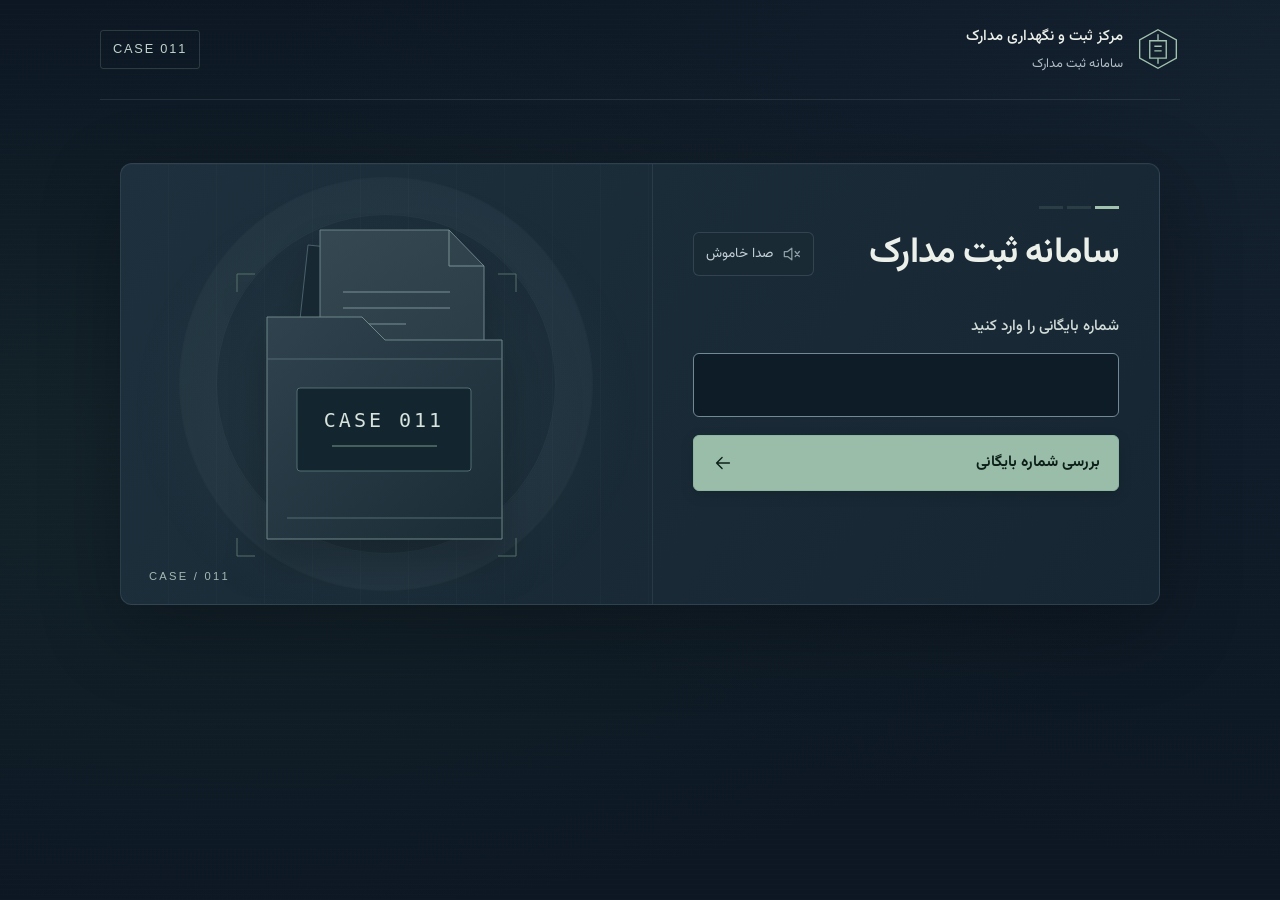
<file: public/entry-1/index.html>
<!doctype html>
<html lang="fa" dir="rtl">
<head>
  <meta charset="utf-8">
  <meta name="viewport" content="width=device-width, initial-scale=1">
  <meta name="theme-color" content="#0c1723">
  <title>سامانه ثبت مدارک</title>
  <link rel="preload" href="assets/fonts/Vazirmatn-Variable.woff2" as="font" type="font/woff2" crossorigin>
  <link rel="stylesheet" href="../shared/foundation.css">
  <link rel="stylesheet" href="styles.css">
  <script src="../shared/background-music.js" defer></script>
  <script src="script.js" defer></script>
</head>
<body>
  <div class="portal">
    <header class="portal-header">
      <div class="identity">
        <svg class="institution-mark" viewBox="0 0 48 48" fill="none" aria-hidden="true">
          <path d="M24 3 44 14v20L24 45 4 34V14Z" stroke="currentColor" stroke-width="1.5"/>
          <path d="M15 15h18v19H15zM20 21h8M20 26h8" stroke="currentColor" stroke-width="1.5"/>
          <path d="M24 8v7M24 34v6" stroke="currentColor" stroke-width="1.5"/>
        </svg>
        <div>
          <p class="institution-name">مرکز ثبت و نگهداری مدارک</p>
          <p class="institution-caption">سامانه ثبت مدارک</p>
        </div>
      </div>
      <span class="case-tag" dir="ltr">CASE 011</span>
    </header>

    <main class="portal-main">
      <section class="document-panel" id="access-view" aria-labelledby="access-title">
        <div class="archive-visual" aria-hidden="true">
          <div class="archive-orbit"></div>
          <svg class="archive-drawing" viewBox="0 0 420 440" fill="none">
            <defs>
              <linearGradient id="folder-surface" x1="90" y1="120" x2="330" y2="390" gradientUnits="userSpaceOnUse"><stop stop-color="#31444f"/><stop offset="1" stop-color="#192c36"/></linearGradient>
              <linearGradient id="paper-surface" x1="140" y1="80" x2="280" y2="330" gradientUnits="userSpaceOnUse"><stop stop-color="#354852"/><stop offset="1" stop-color="#243640"/></linearGradient>
              <clipPath id="scan-bounds"><path d="M103 143h96l20 21h98v200H103z"/></clipPath>
            </defs>
            <g class="document-back"><path d="m132 81 163 17-26 242-163-17z" fill="#172833" stroke="#48616b"/><path d="m147 109 107 12m-110 16 107 12m-110 16 74 8" stroke="#536d75"/></g>
            <g class="document-front"><path d="M144 66h129l35 36v225H144z" fill="url(#paper-surface)" stroke="#6b8389"/><path d="M273 66v36h35M167 128h107M167 144h107M167 160h63" stroke="#799095"/><rect x="167" y="188" width="107" height="72" rx="2" stroke="#617b81"/><path d="M181 208h79M181 223h79M181 238h48" stroke="#617b81"/></g>
            <path d="M91 153h95l23 23h117v199H91z" fill="url(#folder-surface)" stroke="#6d8788"/>
            <path d="M91 195h235M111 354h215" stroke="#536b72"/>
            <rect x="121" y="224" width="174" height="83" rx="3" fill="#13252e" stroke="#526e73"/>
            <text x="208" y="263" text-anchor="middle" fill="#d7e3dc" font-family="monospace" font-size="20" letter-spacing="3">CASE 011</text>
            <path d="M156 282h105" stroke="#769a8a"/>
            <g clip-path="url(#scan-bounds)"><path class="archive-scan" d="M95 145h232" stroke="#b1d6be" stroke-width="2"/></g>
            <path d="M61 128v-18h18M340 128v-18h-18M61 374v18h18M340 374v18h-18" stroke="#557069"/>
          </svg>
          <span class="visual-index" dir="ltr">CASE / 011</span>
        </div>
        <div class="access-form-panel">
          <div class="document-rule" aria-hidden="true"><span></span><span></span><span></span></div>
          <div class="title-heading access-heading">
            <h1 id="access-title">سامانه ثبت مدارک</h1>
            <div class="sound-slot" id="sound-slot-access-view">
              <div class="sound-control" id="sound-control">
                <button class="sound-button" id="sound-toggle" type="button" aria-pressed="false" aria-describedby="sound-status">
                  <svg viewBox="0 0 24 24" fill="none" aria-hidden="true"><g stroke="currentColor" stroke-width="1.5" stroke-linecap="round" stroke-linejoin="round"><path d="M4 9v6h4l5 4V5L8 9H4Z"/><path class="sound-muted-icon" d="m17 9 5 6m0-6-5 6"/><path class="sound-enabled-icon" d="M17 8a6 6 0 0 1 0 8M20 5a10 10 0 0 1 0 14"/></g></svg>
                  <span id="sound-label">صدا خاموش</span>
                </button>
                <p id="sound-status" class="sound-status" role="status" aria-live="polite"></p>
              </div>
            </div>
          </div>
          <form id="archive-form" novalidate>
            <label for="archive-number">شماره بایگانی را وارد کنید</label>
            <input id="archive-number" name="archive-number" type="text" inputmode="numeric" enterkeyhint="go" autocomplete="off" spellcheck="false" dir="ltr" aria-describedby="archive-error">
            <button class="primary-button" id="submit-button" type="submit"><span class="button-label">بررسی شماره بایگانی</span><svg class="button-arrow" viewBox="0 0 24 24" fill="none" aria-hidden="true"><path d="M19 12H5m6-6-6 6 6 6" stroke="currentColor" stroke-width="1.5" stroke-linecap="round" stroke-linejoin="round"/></svg><span class="button-spinner" aria-hidden="true"></span></button>
            <div class="feedback-slot">
              <p class="field-error" id="archive-error" role="alert" aria-atomic="true"></p>
              <div class="access-status" id="access-status" role="status" aria-live="polite" aria-atomic="false" aria-relevant="additions text">
                <p class="checking-status" id="checking-status"></p>
                <p class="confirmation"><svg viewBox="0 0 24 24" aria-hidden="true"><circle cx="12" cy="12" r="10"/><path d="m7 12 3 3 7-7" pathLength="1"/></svg><span id="evidence-status"></span></p>
                <p class="confirmation"><svg viewBox="0 0 24 24" aria-hidden="true"><circle cx="12" cy="12" r="10"/><path d="m7 12 3 3 7-7" pathLength="1"/></svg><span id="file-status"></span></p>
              </div>
            </div>
          </form>
          <noscript><p class="field-error">برای بررسی شماره بایگانی، جاوااسکریپت مرورگر را فعال کنید.</p></noscript>
        </div>
      </section>

      <section class="records-view" id="destination-view" aria-labelledby="destination-title" hidden>
        <div class="view-heading title-heading">
          <div>
          <h1 id="destination-title" tabindex="-1">پرونده <bdi dir="ltr">CASE 011</bdi></h1>
          <h2>مظنونین پرونده</h2>
          </div>
          <div class="sound-slot" id="sound-slot-destination-view"></div>
        </div>
        <div class="dossier-grid">
          <article class="dossier-card" aria-labelledby="suspect-01">
            <div class="dossier-identity">
              <div class="suspect-portrait">
                <img src="assets/suspects/IMG_0703.png" alt="کامران فرهمند" width="1076" height="1461" loading="lazy" decoding="async">
                <div class="portrait-fallback" role="img" aria-label="کامران فرهمند" hidden><span>تصویر در دسترس نیست</span></div>
              </div>
              <div><span class="record-number" dir="ltr">01</span><h3 id="suspect-01">کامران فرهمند</h3></div>
            </div>
            <dl class="dossier-meta">
              <div><dt>سن</dt><dd>43 سال</dd></div>
              <div><dt>نسبت با قربانی</dt><dd>همکار و شریک تجاری</dd></div>
              <div><dt>وضعیت در پرونده</dt><dd>تحت بررسی</dd></div>
            </dl>
            <section class="relationship-history" aria-labelledby="history-01">
              <h4 id="history-01">پیشینه ارتباط</h4>
              <p>کامران فرهمند از مدیران ارشد مالی شرکتی بود که النا راد نیز در آن فعالیت میکرد. او برخلاف مسئولان اجرایی معمول، اختیارات گسترده‌ای در مدیریت منابع مالی تأیید تراکنش‌ها و نظارت بر گردش وجوه شرکت داشت. جایگاه او امکان دسترسی به اطلاعات و اسناد مالی مهم را فراهم کرده بود.</p>
            </section>
            <details class="statement">
              <summary>مشاهده اظهارات</summary>
              <div class="statement-content">
                <h4>اظهارات اولیه</h4>
                <p>کامران هرگونه دخالت در مرگ النا را رد کرده است. او در اظهارات اولیه خود مدعی شده که ارتباط کاری‌اش با النا همانند گذشته در چارچوب فعالیت‌های شرکت بوده و در شب حادثه برای انجام برخی حسابرسی‌های مالی نزد او رفته است.</p>
                <p>او همچنین اظهار داشته که پیش از وقوع اتفاقات محل را ترک کرده و از جزئیات حادثه اطلاعی ندارد.</p>
              </div>
            </details>
            <section class="restricted-motive" aria-labelledby="motive-01">
              <h4 id="motive-01">انگیزه</h4>
              <div class="restricted-lines" aria-hidden="true"><span></span><span></span><span></span></div>
              <p class="restricted-label"><svg viewBox="0 0 24 24" fill="none" aria-hidden="true"><rect x="5" y="10" width="14" height="11" rx="2"/><path d="M8 10V7a4 4 0 0 1 8 0v3m-4 4v3"/></svg>دسترسی محدود</p>
            </section>
          </article>
          <article class="dossier-card" aria-labelledby="suspect-02">
            <div class="dossier-identity">
              <div class="suspect-portrait">
                <img src="assets/suspects/IMG_0705.png" alt="نورا آذرگشسب" width="1076" height="1462" loading="lazy" decoding="async">
                <div class="portrait-fallback" role="img" aria-label="نورا آذرگشسب" hidden><span>تصویر در دسترس نیست</span></div>
              </div>
              <div><span class="record-number" dir="ltr">02</span><h3 id="suspect-02">نورا آذرگشسب</h3></div>
            </div>
            <dl class="dossier-meta">
              <div><dt>سن</dt><dd>39 سال</dd></div>
              <div><dt>نسبت با قربانی</dt><dd>دوست قدیمی و همکار مقتول</dd></div>
              <div><dt>وضعیت در پرونده</dt><dd>تحت بررسی</dd></div>
            </dl>
            <section class="relationship-history" aria-labelledby="history-02">
              <h4 id="history-02">پیشینه ارتباط</h4>
              <p>نورا از دوستان قدیمی النا بود و چندین سال است که در همان شرکتی فعالیت میکند که النا در آن مشغول به کار بوده است. آشنایی طولانی مدت آنها باعث شده بود نورا بارها به خانه النا رفت و آمد داشته باشد.</p>
            </section>
            <details class="statement">
              <summary>مشاهده اظهارات</summary>
              <div class="statement-content">
                <h4>اظهارات اولیه</h4>
                <p>نورا در اظهارات خود تأکید کرده است که با وجود رفت و آمدهای متعدد به خانه النا هرگز وارد اتاق شخصی او نشده است.</p>
                <p>او همچنین حضور خود در مجتمع در شب حادثه را به طور کامل انکار کرده و گفته است که آن شب اصلا به آنجا نرفته است.</p>
              </div>
            </details>
            <section class="restricted-motive" aria-labelledby="motive-02">
              <h4 id="motive-02">انگیزه</h4>
              <div class="restricted-lines" aria-hidden="true"><span></span><span></span><span></span></div>
              <p class="restricted-label"><svg viewBox="0 0 24 24" fill="none" aria-hidden="true"><rect x="5" y="10" width="14" height="11" rx="2"/><path d="M8 10V7a4 4 0 0 1 8 0v3m-4 4v3"/></svg>دسترسی محدود</p>
            </section>
          </article>
          <article class="dossier-card" aria-labelledby="suspect-03">
            <div class="dossier-identity">
              <div class="suspect-portrait">
                <img src="assets/suspects/IMG_0718.png" alt="آرش نادری" width="1077" height="1461" loading="lazy" decoding="async">
                <div class="portrait-fallback" role="img" aria-label="آرش نادری" hidden><span>تصویر در دسترس نیست</span></div>
              </div>
              <div><span class="record-number" dir="ltr">03</span><h3 id="suspect-03">آرش نادری</h3></div>
            </div>
            <dl class="dossier-meta">
              <div><dt>سن</dt><dd>46 سال</dd></div>
              <div><dt>نسبت با قربانی</dt><dd>همسر سابق</dd></div>
              <div><dt>وضعیت در پرونده</dt><dd>تحت بررسی</dd></div>
            </dl>
            <section class="relationship-history" aria-labelledby="history-03">
              <h4 id="history-03">پیشینه ارتباط</h4>
              <p>آرش نادری همسر سابق النا راد بود. با وجود پایان زندگی مشترک آنها سابقه رابطه طولانیشان بخشی از اطلاعات مهم پرونده است. بررسی دقیق ارتباطات گذشته و وضعیت رابطه آنها پس از جدایی میتواند به روشن شدن شرایط پیش از حادثه کمک کند.</p>
            </section>
            <details class="statement">
              <summary>مشاهده اظهارات</summary>
              <div class="statement-content">
                <h4>اظهارات اولیه</h4>
                <p>آرش اظهار کرده است که در شب حادثه حدود ساعت 22:30 محل را ترک کرده و پس از آن هیچ گفتوگویی با النا نداشته است.</p>
                <p>او همچنین اعلام کرده که از اتفاقات بعدی و آنچه برای النا رخ داده هیچ اطلاعی ندارد.</p>
              </div>
            </details>
            <section class="restricted-motive" aria-labelledby="motive-03">
              <h4 id="motive-03">انگیزه</h4>
              <div class="restricted-lines" aria-hidden="true"><span></span><span></span><span></span></div>
              <p class="restricted-label"><svg viewBox="0 0 24 24" fill="none" aria-hidden="true"><rect x="5" y="10" width="14" height="11" rx="2"/><path d="M8 10V7a4 4 0 0 1 8 0v3m-4 4v3"/></svg>دسترسی محدود</p>
            </section>
          </article>
          <article class="dossier-card" aria-labelledby="suspect-04">
            <div class="dossier-identity">
              <div class="suspect-portrait">
                <img class="portrait-bamakh" src="assets/suspects/IMG_0721.png" alt="باماخ" width="1077" height="1461" loading="lazy" decoding="async">
                <div class="portrait-fallback" role="img" aria-label="باماخ" hidden><span>تصویر در دسترس نیست</span></div>
              </div>
              <div><span class="record-number" dir="ltr">04</span><h3 id="suspect-04">باماخ</h3></div>
            </div>
            <dl class="dossier-meta">
              <div><dt>سن</dt><dd>51 سال</dd></div>
              <div><dt>نسبت با قربانی</dt><dd>راننده کامران فرهمند</dd></div>
              <div><dt>وضعیت در پرونده</dt><dd>تحت بررسی</dd></div>
            </dl>
            <section class="relationship-history" aria-labelledby="history-04">
              <h4 id="history-04">پیشینه ارتباط</h4>
              <p>باماخ راننده کامران فرهمند بود و در کنار وظایف معمول خود در برخی فعالیت‌های مالی مستقل مرتبط با کامران نیز نقش داشته است. ارتباط کاری این دو فراتر از رابطه معمول راننده و کارفرما بود و باماخ در بخشی از امور مالی خارج از روال رسمی شرکت با کامران همکاری میکرد.</p>
            </section>
            <details class="statement">
              <summary>مشاهده اظهارات</summary>
              <div class="statement-content">
                <h4>اظهارات اولیه</h4>
                <p>باماخ در اظهارات اولیه خود توضیحات محدودی درباره جزئیات فعالیت‌های مالی‌اش با کامران ارائه کرده است. اطلاعات موجود برای مشخص شدن دامنه دقیق همکاری آنها کافی نیست و این بخش از ارتباطشان همچنان نیازمند بررسی است.</p>
                <p>او همچنین اظهار داشته که در شب حادثه اصلا وارد ویلا نشده است.</p>
              </div>
            </details>
            <section class="restricted-motive" aria-labelledby="motive-04">
              <h4 id="motive-04">انگیزه</h4>
              <div class="restricted-lines" aria-hidden="true"><span></span><span></span><span></span></div>
              <p class="restricted-label"><svg viewBox="0 0 24 24" fill="none" aria-hidden="true"><rect x="5" y="10" width="14" height="11" rx="2"/><path d="M8 10V7a4 4 0 0 1 8 0v3m-4 4v3"/></svg>دسترسی محدود</p>
            </section>
          </article>
        </div>
        <div class="suspect-actions">
          <div class="suspect-action-row">
          <button class="primary-button" id="open-evidence" type="button">بررسی شواهد</button>
          <button class="document-control" id="selected-documents" type="button" aria-disabled="true" data-state="locked" aria-expanded="false" aria-controls="document-categories">
            <svg class="documents-lock" id="documents-lock" viewBox="0 0 24 24" fill="none" aria-hidden="true"><path d="M8 10V7a4 4 0 0 1 8 0v3"/><rect x="5" y="10" width="14" height="11" rx="2"/><path d="M12 14v3"/></svg>
            <span>مدارک منتخب کارآگاه</span>
          </button>
          </div>
          <div class="document-categories" id="document-categories" hidden>
            <button class="document-control" type="button" data-category="nora">مدارک مرتبط با نورا آذرگشسب</button>
            <button class="document-control" type="button" data-category="arash">مدارک مرتبط با آرش نادری</button>
            <button class="document-control" type="button" data-category="kamran">مدارک مرتبط با کامران فرهمند و باماخ</button>
          </div>
        </div>
      </section>

      <section class="evidence-view" id="evidence-view" aria-labelledby="requirements-title" hidden>
        <div class="view-heading title-heading">
          <h1 id="requirements-title" dir="ltr" tabindex="-1">EVIDENCE 03</h1>
          <div class="sound-slot" id="sound-slot-evidence-view"></div>
        </div>
        <p>شواهد فیزیکی مورد نیاز:</p>
        <ul>
          <li>عکس صحنه جرم</li>
          <li>گزارش وضعیت صحنه</li>
          <li>اظهارات مظنونین</li>
        </ul>
        <button class="primary-button view-button" id="return-suspects" type="button">بازگشت به مظنونین</button>
      </section>
      <section class="documents-view" id="category-view" aria-labelledby="category-title" hidden inert>
        <div class="view-heading title-heading"><h1 id="category-title" tabindex="-1"></h1><div class="sound-slot" id="sound-slot-category-view"></div></div>
        <ul class="document-list" id="document-list" aria-live="polite"></ul>
        <div class="document-navigation">
          <button class="primary-button" id="return-category" type="button">بازگشت به مظنونین</button>
        </div>
      </section>

      <section class="documents-view" id="pdf-view" aria-labelledby="pdf-title" hidden inert>
        <div class="view-heading title-heading"><h1 id="pdf-title" tabindex="-1"></h1><div class="sound-slot" id="sound-slot-pdf-view"></div></div>
        <div class="pdf-actions">
          <div class="document-navigation">
            <button class="document-control" id="return-document-list" type="button">بازگشت به فهرست مدارک</button>
            <button class="primary-button" id="return-pdf" type="button">بازگشت به مظنونین</button>
          </div>
          <a class="document-control" id="pdf-link" target="_blank" rel="noopener">باز کردن فایل PDF</a>
        </div>
        <div id="pdf-container"></div>
      </section>
    </main>

  </div>
  <div class="locked-dialog-backdrop" id="locked-dialog-backdrop" hidden aria-hidden="true"></div>
  <dialog class="locked-documents-dialog" id="locked-documents-dialog" role="dialog" aria-modal="true" aria-labelledby="locked-documents-message">
    <p id="locked-documents-message">این دکمه توسط کاراگاه در این مرحله قفل شده است.</p>
    <button class="document-control" id="confirm-locked-documents" type="button" autofocus>تأیید</button>
  </dialog>
</body>
</html>
</file>
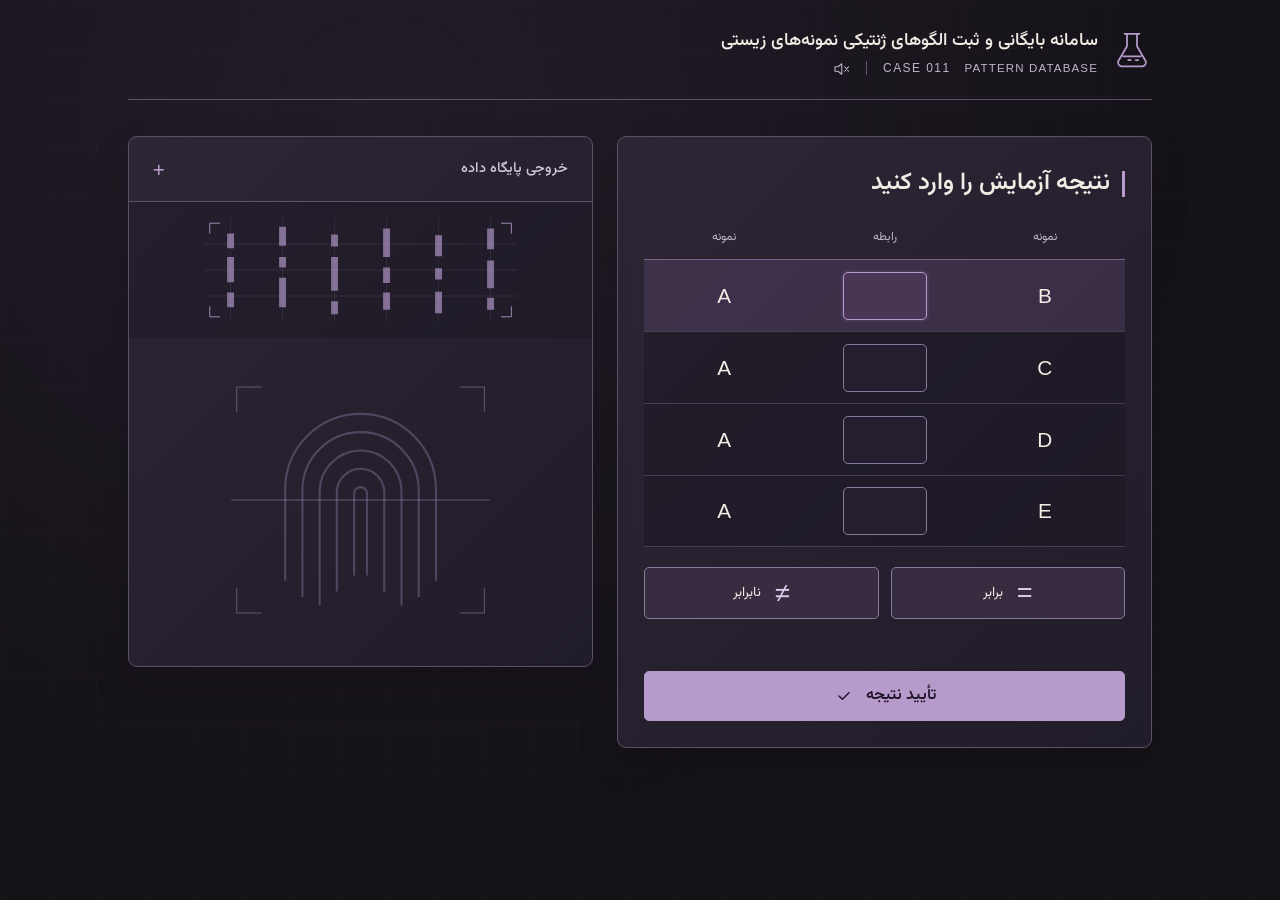
<file: public/entry-2/index.html>
<!doctype html>
<html lang="fa" dir="rtl">
<head>
  <meta charset="utf-8">
  <meta name="viewport" content="width=device-width, initial-scale=1, viewport-fit=cover">
  <meta name="theme-color" content="#151218">
  <title>PATTERN DATABASE · CASE 011</title>
  <link rel="preload" href="../entry-1/assets/fonts/Vazirmatn-Variable.woff2" as="font" type="font/woff2" crossorigin>
  <link rel="stylesheet" href="../shared/foundation.css">
  <link rel="stylesheet" href="styles.css">
  <script src="../shared/background-music.js" defer></script>
  <script src="script.js" defer></script>
</head>
<body>
  <div class="laboratory">
    <header class="lab-header">
      <div class="lab-identity">
        <svg class="lab-mark" viewBox="0 0 32 32" fill="none" aria-hidden="true"><path d="M10 3h12M12 3v10L5 25a3 3 0 0 0 3 4h16a3 3 0 0 0 3-4l-7-12V3M9 21h14"/><path d="M13 24h2m4 0h2"/></svg>
        <div class="lab-title-block">
          <p class="institution-title">سامانه بایگانی و ثبت الگوهای ژنتیکی نمونه‌های زیستی</p>
          <div class="lab-secondary"><p class="database-identifier" dir="ltr">PATTERN DATABASE</p><span class="case-identifier" dir="ltr">CASE 011<button id="sound-toggle" class="sound-toggle" type="button" aria-label="روشن کردن صدا" aria-pressed="false"><svg viewBox="0 0 24 24" fill="none" aria-hidden="true"><path d="M4 9h4l5-4v14l-5-4H4z"/><path class="sound-muted" d="m17 9 5 6m0-6-5 6"/><path class="sound-enabled" d="M16 8a6 6 0 0 1 0 8m3-11a10 10 0 0 1 0 14"/></svg></button></span></div>
        </div>
      </div>
    </header>

    <p id="sound-status" class="sound-status" role="status" aria-live="polite"></p>
    <main>
      <div class="database-layout" id="database-view">
      <section class="comparison-panel" aria-labelledby="comparison-title" tabindex="0">
        <div class="panel-heading">
          <span class="heading-rule" aria-hidden="true"></span>
          <h1 id="comparison-title">نتیجه آزمایش را وارد کنید</h1>
        </div>
        <form id="comparison-form" novalidate aria-describedby="comparison-error">
          <table class="comparison-table" dir="ltr" aria-label="مقایسه نمونه A با نمونه‌های B، C، D و E">
            <thead><tr><th scope="col">نمونه</th><th scope="col">رابطه</th><th scope="col">نمونه</th></tr></thead>
            <tbody>
              <tr data-active="true"><td>A</td><td><button class="operator-slot" type="button" data-sample="B" aria-pressed="true" aria-label="مقایسه A با B؛ انتخاب مشخص نشده"><span aria-hidden="true"></span></button></td><td>B</td></tr>
              <tr data-active="false"><td>A</td><td><button class="operator-slot" type="button" data-sample="C" aria-pressed="false" aria-label="مقایسه A با C؛ انتخاب مشخص نشده"><span aria-hidden="true"></span></button></td><td>C</td></tr>
              <tr data-active="false"><td>A</td><td><button class="operator-slot" type="button" data-sample="D" aria-pressed="false" aria-label="مقایسه A با D؛ انتخاب مشخص نشده"><span aria-hidden="true"></span></button></td><td>D</td></tr>
              <tr data-active="false"><td>A</td><td><button class="operator-slot" type="button" data-sample="E" aria-pressed="false" aria-label="مقایسه A با E؛ انتخاب مشخص نشده"><span aria-hidden="true"></span></button></td><td>E</td></tr>
            </tbody>
          </table>
          <div class="operator-keypad" role="group" aria-label="انتخاب رابطه برای مقایسه فعال">
            <button class="operator-key" type="button" data-operator="=" aria-label="برابر"><span class="key-symbol" dir="ltr" aria-hidden="true">=</span><span>برابر</span></button>
            <button class="operator-key" type="button" data-operator="≠" aria-label="نابرابر"><span class="key-symbol" dir="ltr" aria-hidden="true">≠</span><span>نابرابر</span></button>
          </div>
          <p class="comparison-error" id="comparison-error" role="alert" aria-atomic="true"></p>
          <button class="submit-result" id="submit-result" type="submit">تأیید نتیجه<svg viewBox="0 0 24 24" fill="none" aria-hidden="true"><path d="m6 12 4 4 8-8"/></svg></button>
        </form>
        <noscript><p class="comparison-error">برای بررسی نتیجه آزمایش، جاوااسکریپت مرورگر را فعال کنید.</p></noscript>
      </section>

      <section class="output-panel" aria-labelledby="output-title">
        <div class="output-heading"><h2 id="output-title">خروجی پایگاه داده</h2><span class="output-mark" aria-hidden="true">+</span></div>
        <svg class="sample-pattern" viewBox="0 0 360 120" fill="none" aria-hidden="true">
          <path class="sample-grid" d="M0 30h360M0 60h360M0 90h360M30 0v120M90 0v120M150 0v120M210 0v120M270 0v120M330 0v120"/>
          <path class="sample-bands" d="M30 18v17m0 10v29m0 12v17M90 10v22m0 13v12m0 12v34M150 19v14m0 12v39m0 12v15M210 12v33m0 12v18m0 11v20M270 20v24m0 14v13m0 14v25M330 12v24m0 13v32m0 11v14"/>
          <path class="sample-crosshair" d="M6 6h12M6 6v12M354 6h-12M354 6v12M6 114h12M6 114v-12M354 114h-12M354 114v-12"/>
        </svg>
        <div class="output-content" id="output-scroll" tabindex="0" role="region" aria-label="نتیجه تطبیق">
          <svg class="output-idle" id="output-idle" viewBox="0 0 280 260" fill="none" aria-hidden="true">
            <path d="M70 205V120a70 70 0 0 1 140 0v85M86 220V121a54 54 0 0 1 108 0v99M102 228V122a38 38 0 0 1 76 0v106M118 215v-92a22 22 0 0 1 44 0v92M134 200v-76a6 6 0 0 1 12 0v76"/>
            <path class="idle-frame" d="M25 48V25h23M232 25h23v23M25 212v23h23M232 235h23v-23M20 130h240"/>
          </svg>
          <p id="checking-state" class="checking-state" hidden><span class="checking-indicator" aria-hidden="true"></span>در حال بررسی تطبیق</p>
          <div class="match-output" id="match-output" dir="ltr" hidden>
            <p class="match-label">MATCH CONFIRMED</p>
            <p>Crime Scene Sample A</p>
            <p>Pattern Correspondence: C</p>
          </div>
          <p class="reference-output" id="reference-output" dir="ltr" hidden>Reference C: NORA AZARGOSHASB</p>
          <div class="warning-output" id="warning-output" hidden>
            <h3 dir="ltr">WARNING</h3>
            <p>این تطبیق حضور نمونه زیستی در اتاق را تایید میکند نه ارتکاب قتل را</p>
          </div>
          <button class="archive-action" id="open-original-record" type="button" dir="ltr" hidden>VIEW ORIGINAL RECORD</button>
        </div>
      </section>
      </div>

      <section class="record-view" id="original-record-view" aria-labelledby="original-record-title" hidden inert>
        <div class="record-toolbar">
          <div dir="ltr"><p class="record-identifier">CASE 011 / PATTERN DATABASE</p><h1 id="original-record-title" tabindex="-1">ORIGINAL RECORD</h1></div>
        </div>
        <div class="record-shell">
          <div class="file-frame" aria-hidden="true"><span></span><span></span><span></span><span></span></div>
          <div class="corruption-notice" id="corruption-notice" role="dialog" aria-modal="false" aria-labelledby="corruption-title" aria-describedby="corruption-description" tabindex="-1" data-state="idle">
            <h2 id="corruption-title" dir="ltr">File corrupted</h2>
            <p id="corruption-description" dir="ltr">Decoding required</p>
            <svg class="decoding-emblem" viewBox="0 0 120 120" fill="none" aria-hidden="true">
              <defs>
                <clipPath id="decoding-core-clip"><path d="m60 39 21 21-21 21-21-21Z"/></clipPath>
                <linearGradient id="decoding-sweep-light"><stop stop-color="#c1a0db" stop-opacity="0"/><stop offset=".5" stop-color="#c1a0db" stop-opacity=".45"/><stop offset="1" stop-color="#c1a0db" stop-opacity="0"/></linearGradient>
              </defs>
              <circle class="emblem-track" cx="60" cy="60" r="53"/>
              <g class="emblem-ring emblem-ring-outer"><circle cx="60" cy="60" r="53"/><path class="emblem-ring-accent" d="M60 7a53 53 0 0 1 46 26"/></g>
              <g class="emblem-ring emblem-ring-middle"><circle cx="60" cy="60" r="42"/><path class="emblem-ring-accent" d="M18 60a42 42 0 0 1 12-30"/></g>
              <g class="emblem-ring emblem-ring-inner"><circle cx="60" cy="60" r="31"/><path d="M60 25v8m35 27h-8M60 95v-8m-35-27h8"/></g>
              <g class="emblem-core">
                <path class="core-frame" d="m60 39 21 21-21 21-21-21Z M60 48l12 12-12 12-12-12Z"/>
                <g clip-path="url(#decoding-core-clip)"><rect class="core-sweep" x="52" y="38" width="16" height="44" fill="url(#decoding-sweep-light)"/></g>
                <path class="core-light" d="M55 60h10m-5-5v10"/>
              </g>
              <g class="processing-nodes"><circle class="processing-node" cx="60" cy="7" r="2.3"/><circle class="processing-node" cx="113" cy="60" r="2.3"/><circle class="processing-node" cx="60" cy="113" r="2.3"/><circle class="processing-node" cx="7" cy="60" r="2.3"/></g>
            </svg>
            <button class="archive-action" id="open-decoded-record" type="button" dir="ltr" hidden>VIEW DECODED FILE</button>
          </div>
        </div>
      </section>

      <section class="record-view" id="decoded-record-view" aria-labelledby="decoded-record-title" hidden inert>
        <div class="record-toolbar">
          <div dir="ltr"><h1 id="decoded-record-title" tabindex="-1">DECODED RECORD</h1></div>
        </div>
        <div class="decoded-document">
          <div class="document-register" aria-hidden="true"><span></span><span></span><span></span></div>
          <p class="morse-message" id="morse-message" dir="ltr"></p>
          <div class="document-end" aria-hidden="true"><span></span><span></span></div>
        </div>
      </section>
      <p class="sr-only" id="database-status" role="status" aria-live="polite" aria-atomic="true"></p>
      <p class="sr-only" id="record-status" role="status" aria-live="polite" aria-atomic="true"></p>
    </main>
  </div>
</body>
</html>
</file>
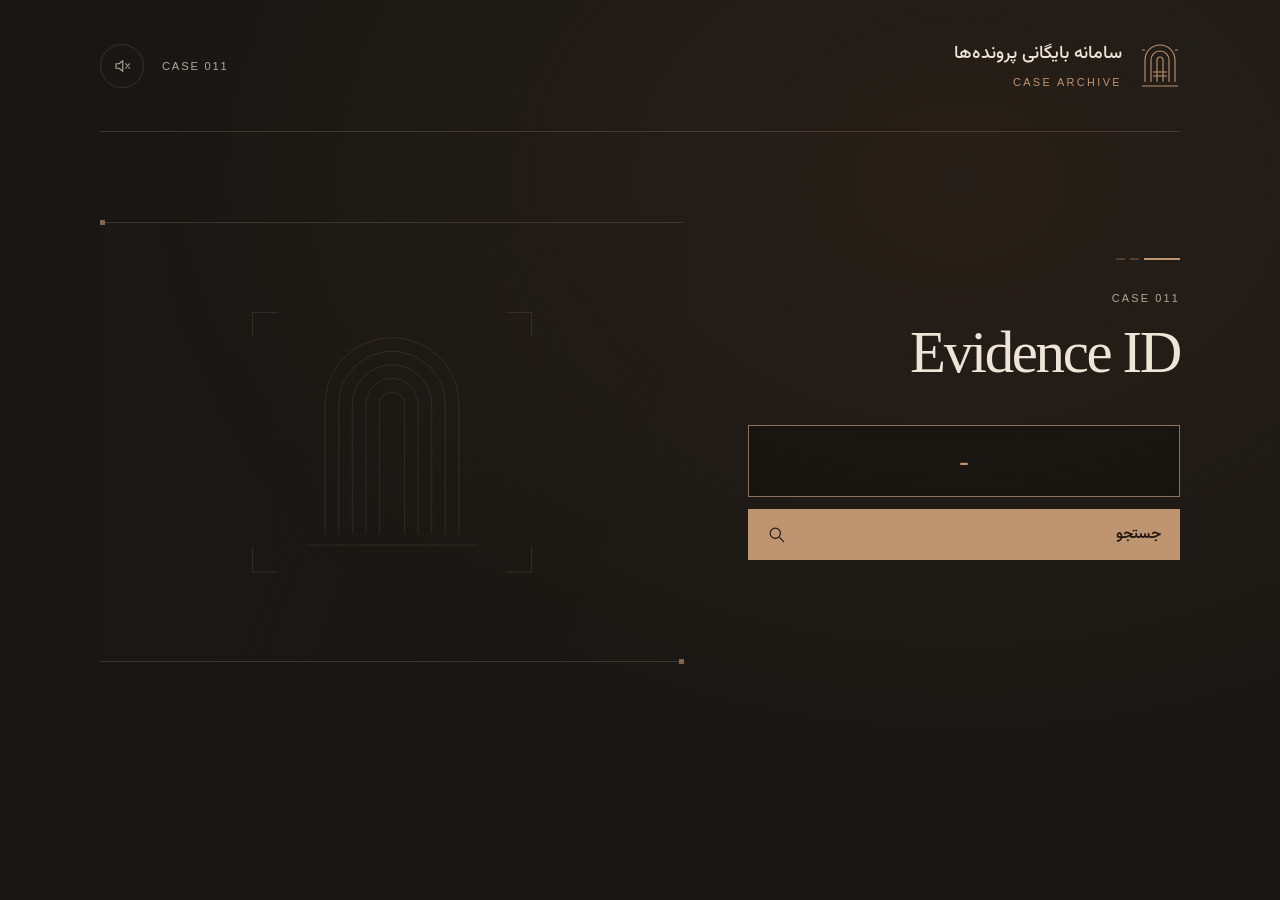
<file: public/entry-3/index.html>
<!doctype html>
<html lang="fa" dir="rtl">
<head>
  <meta charset="utf-8">
  <meta name="viewport" content="width=device-width, initial-scale=1, viewport-fit=cover">
  <meta name="theme-color" content="#191714">
  <title>CASE ARCHIVE · CASE 011</title>
  <link rel="preload" href="../entry-1/assets/fonts/Vazirmatn-Variable.woff2" as="font" type="font/woff2" crossorigin>
  <link rel="stylesheet" href="../shared/foundation.css">
  <link rel="stylesheet" href="styles.css">
  <script src="../shared/background-music.js" defer></script>
  <script src="script.js" defer></script>
</head>
<body>
  <div class="archive-shell">
    <header class="archive-header">
      <div class="institution">
        <svg class="archive-mark" viewBox="0 0 40 48" fill="none" aria-hidden="true"><path d="M5 40V18a15 15 0 0 1 30 0v22M11 40V18a9 9 0 0 1 18 0v22M17 40V18a3 3 0 0 1 6 0v22M2 44h36M2 8h3m30 0h3"/><path d="M13 30h14M13 34h14"/></svg>
        <div><p class="institution-title">سامانه بایگانی پرونده‌ها</p><p class="institution-identifier" dir="ltr">CASE ARCHIVE</p></div>
      </div>
      <div class="header-tools">
        <span class="case-reference" dir="ltr">CASE 011</span>
        <button id="sound-toggle" class="sound-toggle" type="button" aria-pressed="false" aria-label="روشن کردن صدا" aria-describedby="sound-error">
          <svg viewBox="0 0 24 24" fill="none" aria-hidden="true"><path d="M4 9h4l5-4v14l-5-4H4z"/><path class="muted-icon" d="m17 9 5 6m0-6-5 6"/><path class="enabled-icon" d="M16 8a6 6 0 0 1 0 8m3-11a10 10 0 0 1 0 14"/></svg>
        </button>
      </div>
    </header>
    <p id="sound-error" class="sound-error" role="status"></p>
    <main>
      <section id="search-view" class="archive-workspace" aria-labelledby="search-title">
        <div class="search-area">
          <div class="editorial-rule" aria-hidden="true"><span></span><i></i><i></i></div>
          <p class="search-case" dir="ltr">CASE 011</p>
          <h1 id="search-title" dir="ltr">Evidence ID</h1>
          <form id="evidence-form" novalidate>
            <div class="identifier-field" dir="ltr" role="group" aria-labelledby="search-title" aria-describedby="search-error">
              <input id="evidence-letter" name="letter" type="text" maxlength="1" pattern="[A-Za-z]" autocapitalize="characters" autocomplete="off" autocorrect="off" spellcheck="false" aria-label="حرف انگلیسی شناسه مدرک" enterkeyhint="next">
              <span class="identifier-hyphen" aria-hidden="true">-</span>
              <input id="evidence-number" name="number" type="text" maxlength="2" pattern="[0-9]{2}" inputmode="numeric" autocomplete="off" spellcheck="false" aria-label="دو رقم شناسه مدرک" enterkeyhint="search">
            </div>
            <button id="search-button" class="search-button" type="submit"><span>جستجو</span><svg viewBox="0 0 24 24" fill="none" aria-hidden="true"><circle cx="10.5" cy="10.5" r="6.5"/><path d="m16 16 5 5"/></svg></button>
            <p id="search-error" class="search-error" role="alert"></p>
          </form>
        </div>
        <div class="record-area" id="record-area" aria-busy="false">
          <div class="record-idle" id="record-idle" aria-hidden="true">
            <svg viewBox="0 0 320 300" fill="none"><path class="record-grid" d="M40 30v240M80 30v240M120 30v240M160 30v240M200 30v240M240 30v240M280 30v240M30 60h260M30 100h260M30 140h260M30 180h260M30 220h260M30 260h260"/><path class="record-seal" d="M91 244V111a69 69 0 0 1 138 0v133M105 244V111a55 55 0 0 1 110 0v133M119 244V111a41 41 0 0 1 82 0v133M133 244V111a27 27 0 0 1 54 0v133M147 244V111a13 13 0 0 1 26 0v133M71 256h178"/><path class="record-registration" d="M16 42V16h26M278 16h26v26M16 258v26h26M278 284h26v-26"/></svg>
          </div>
          <p id="retrieval-state" class="retrieval-state" hidden><span aria-hidden="true"></span>بازیابی مدارک</p>
          <article id="recovered-record" class="recovered-record" dir="ltr" lang="en" aria-labelledby="record-title" hidden>
            <div class="record-topline" aria-hidden="true"><span>CASE ARCHIVE</span><svg viewBox="0 0 24 24" fill="none"><path d="m5 12 4 4 10-10"/></svg></div>
            <h2 id="record-title" tabindex="-1">Evidence B-11</h2>
            <p class="recovered-status">Status: Recovered</p>
            <p class="recovery-date">Recovery Date: 2026</p>
            <p class="case-reopened">Case Reopened</p>
          </article>
        </div>
      </section>
      <section id="details-view" class="details-view" aria-labelledby="details-title" hidden inert>
        <article class="evidence-report">
          <div class="editorial-rule" aria-hidden="true"><span></span><i></i><i></i></div>
          <h1 id="details-title" tabindex="-1">گزارش دریافت مدرک</h1>
          <div class="report-metadata"><p>پرونده قتل النا راد - مختومه</p><p>مدت زمان از حادثه: 11 سال</p></div>
          <div class="report-priority"><p>اهمیت مدرک: بالا</p><p>علت بازگشایی پرونده: وجود اطلاعات جدید درباره وقایع شب حادثه</p></div>
          <div class="report-body">
            <p>در جریان بررسی مجدد اطلاعات پرونده قتل النا راد مدرکی از سوی فردی ملقب به باماخ ارائه شده است. بنا بر اظهارات ارائه‌دهنده این مدرک به وقایع شب حادثه مربوط میشود و حاوی اطلاعاتی است که در زمان رسیدگی اولیه در اختیار پلیس قرار نگرفته بود.</p>
            <p>پرونده پیش‌تر مختومه اعلام شده بود با این حال ارائه این مدرک و احتمال ارتباط محتوای آن با وقایع شب حادثه ضرورت بازگشایی پرونده و بررسی مجدد اطلاعات موجود را مطرح کرده است. اهمیت مدرک از آن جهت بالاست که ممکن است به روشن شدن بخشی از اتفاقاتی کمک کند که در اسناد اولیه پرونده بازتاب نیافته‌اند.</p>
            <p>این گزارش، دریافت مدرک و توضیحات ارائه‌دهنده آن را ثبت میکند. اظهارات نقل‌شده در ادامه روایت ارائه‌دهنده مدرک است و باید در کنار سایر شواهد و اطلاعات پرونده بررسی شود. انتساب صدا و برداشت از محتوای فایل به‌تنهایی به معنای اثبات مسئولیت کیفری هیچ یک از افراد پرونده نیست.</p>
          </div>
          <p class="report-office">پلیس آگاهی  واحد بررسی پرونده‌های مختومه</p>
        </article>
        <section class="provider-statement" aria-labelledby="provider-title">
          <h2 id="provider-title">توضیحات ارائه‌دهنده مدرک</h2>
          <blockquote><p>من این فایل رو یازده سال نگه نداشتم، اصلا فکر میکردم دیگه وجود نداره. اون موقع که پرونده بسته شد، همه چیز تموم شده بود. منم ترجیح دادم چیزی نگم.</p>
          <p>ولی چند وقت پیش وقتی داشتم فایل‌های قدیمی گوشی رو منتقل می‌کردم پیداش کردم. اولش نمی‌خواستم حتی بازش کنم. بعد که فهمیدم چیه دیدم نمیتونم دوباره نادیده بگیرمش</p>
          <p>صدای خودشه<br>صدای کامرانه، مربوط به همون شبه</p></blockquote>
          <button id="open-audio" class="details-button audio-entry" type="button" dir="ltr">Play_B-11_AUDIO</button>
        </section>
      </section>
      <section id="timeline-view" class="details-view timeline-view" hidden inert aria-labelledby="timeline-title">
        <div class="editorial-rule" aria-hidden="true"><span></span><i></i><i></i></div>
        <p id="timeline-title" class="timeline-finding" tabindex="-1">مدرک <bdi dir="ltr">B-11</bdi> ثابت میکند که پس از حادثه کامران فرهمند با باماخ تماس گرفته است اما هنوز مشخص نیست حادثه دقیقا چه زمانی رخ داده و کامران در فاصله <span class="timeline-range"><bdi dir="ltr">23:11</bdi> تا <bdi dir="ltr">23:17</bdi></span> چه کرده است.</p>
        <p class="timeline-question">پرونده هنوز کامل نیست و یک سؤال دیگر باقی مانده است: <strong>اگر کامران فقط برای صحبت با النا آمده بود چرا 6 دقیقه پس از شکستن ساعت از منزل او خارج شده بود؟</strong></p>
        <p class="timeline-task">برای پاسخ باید دقایق گمشده پرونده را بازسازی کنید.</p>
        <aside class="timeline-reference" aria-labelledby="timeline-reference-title">
          <h2 id="timeline-reference-title" dir="ltr" lang="en">Evidence 7</h2>
          <p>دسترسی فیزیکی به مدارک نیاز است...</p>
        </aside>
      </section>
    </main>
    <p id="archive-status" class="visually-hidden" role="status" aria-live="polite" aria-atomic="true"></p>
  </div>
  <div id="warning-backdrop" class="warning-backdrop" hidden aria-hidden="true"></div>
  <dialog id="archive-warning" class="archive-warning" role="dialog" aria-modal="true" aria-labelledby="warning-message" aria-describedby="warning-source">
    <svg class="warning-mark" viewBox="0 0 24 24" fill="none" aria-hidden="true"><path d="m12 3 10 18H2zM12 9v5m0 3v.5"/></svg>
    <p id="warning-message">این مدرک در اسناد اولیه پرونده وجود نداشته است!</p>
    <div class="warning-footer"><p id="warning-source">منبع: باماخ</p><button id="view-details" class="details-button" type="button" autofocus>مشاهده جزئیات<svg viewBox="0 0 24 24" fill="none" aria-hidden="true"><path d="M19 12H5m6-6-6 6 6 6"/></svg></button></div>
  </dialog>
  <dialog id="media-dialog" class="archive-warning media-dialog" role="dialog" aria-modal="true" aria-labelledby="media-title" aria-describedby="media-message">
    <button id="close-media" class="dialog-close" type="button" aria-label="بستن">×</button>
    <h2 id="media-title">B-11</h2>
    <div id="audio-warning"><p id="media-message">توجه: فایل صوتی کامل نیست بخش‌هایی از فایل آسیب دیده است.<br>تنها بخش‌های قابل بازیابی دقیقا مربوط به پس از حادثه است.</p><button id="start-media" class="details-button" type="button">پخش رسانه</button></div>
    <section id="audio-panel" hidden aria-label="پخش فایل صوتی مدرک">
      <audio id="evidence-audio" preload="none" src="assets/audio/B-11.mp3"></audio>
      <div id="playback-graphic" class="equalizer" aria-hidden="true"><i></i><i></i><i></i><i></i><i></i><i></i><i></i><i></i><i></i></div>
      <p id="media-status" class="media-status" role="status">در حال بارگذاری فایل صوتی…</p>
      <div class="playback-controls" dir="ltr"><button id="play-recording" class="details-button" type="button" disabled aria-label="پخش">▶</button><span id="elapsed">0:00</span><span aria-hidden="true">/</span><span id="duration">—</span></div>
      <input id="audio-seek" class="audio-seek" type="range" min="0" max="0" step="0.1" value="0" disabled aria-label="موقعیت پخش" dir="ltr">
      <button id="show-note" class="details-button note-button" type="button" aria-expanded="false" aria-controls="investigator-note">یادداشت بازپرس</button>
      <section id="investigator-note" class="investigator-note" hidden aria-labelledby="note-title"><h3 id="note-title" tabindex="-1">یادداشت بازپرس</h3><p>باماخ در بازجویی اولیه اظهار کرده بود که صرفا برای برگرداندن کامران فرهمند به مجتمع مراجعه کرده است. درباره علت تماس کامران و وضعیت او هنگام خروج توضیح بیشتری ارائه نشد. اظهارات وی در پرونده ثبت شد و موضوع مختومه اعلام گردید.</p><button id="open-timeline" class="details-button" type="button" dir="ltr">Timeline</button></section>
    </section>
  </dialog>
</body>
</html>
</file>
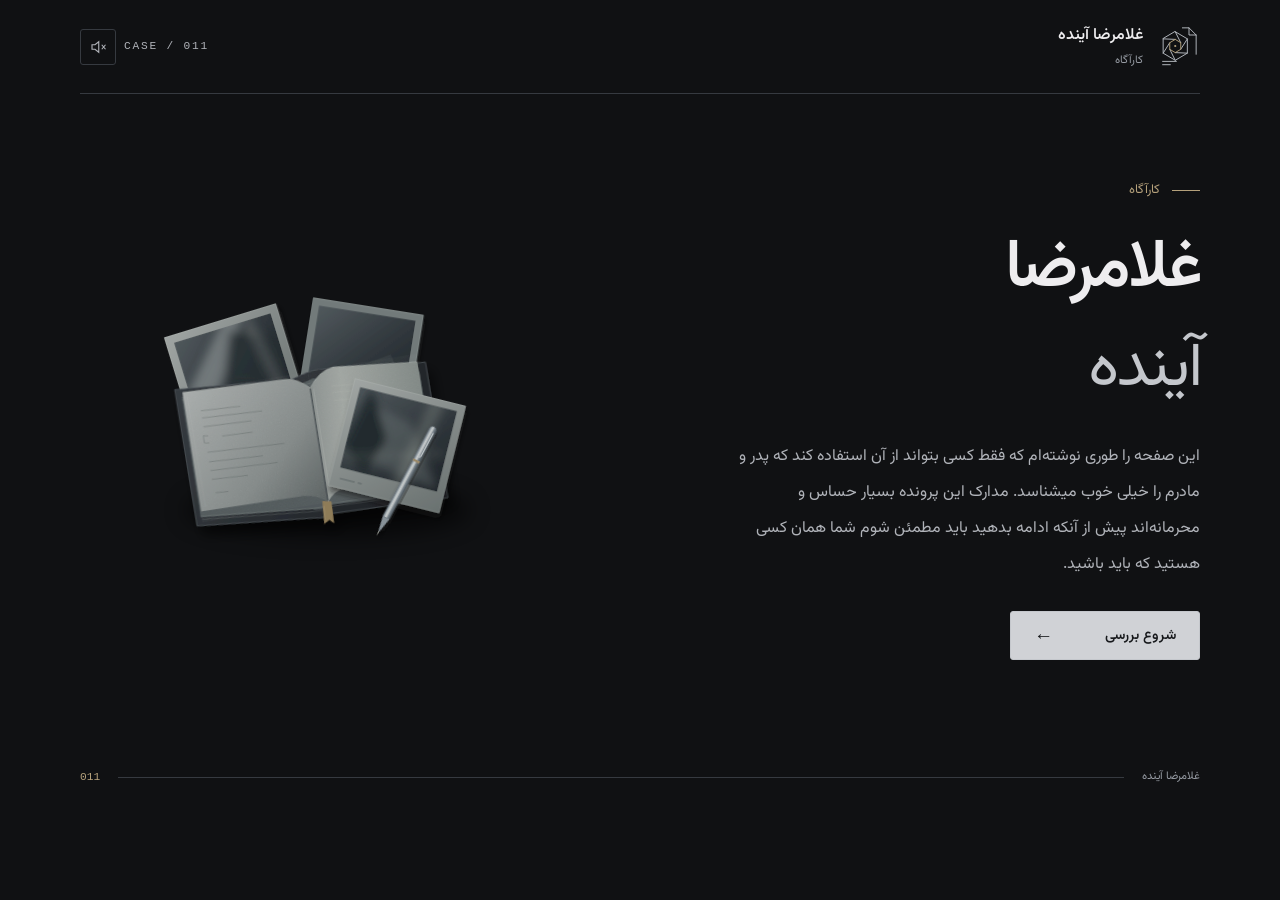
<file: public/entry-4/index.html>
<!doctype html>
<html lang="fa" dir="rtl">
<head>
  <meta charset="utf-8">
  <meta name="viewport" content="width=device-width, initial-scale=1, viewport-fit=cover">
  <meta name="theme-color" content="#101113">
  <title>غلامرضا آینده · CASE 011</title>
  <link rel="preload" href="../entry-1/assets/fonts/Vazirmatn-Variable.woff2" as="font" type="font/woff2" crossorigin>
  <link rel="stylesheet" href="styles.css">
  <script src="../shared/background-music.js" defer></script>
  <script type="module" src="script.js"></script>
</head>
<body>
  <div class="personal-workspace">
    <header class="masthead">
      <div class="brand-lockup">
        <img class="detective-emblem" src="assets/detective-emblem.svg" width="44" height="44" alt="">
        <p class="personal-mark">غلامرضا آینده<span>کارآگاه</span></p>
      </div>
      <div class="header-sound">
        <span class="case-mark" lang="en" dir="ltr">CASE / 011</span>
        <button id="sound-toggle" class="sound-toggle" type="button" aria-pressed="false" aria-label="روشن کردن صدا" aria-describedby="sound-status">
          <svg viewBox="0 0 24 24" fill="none" aria-hidden="true"><path d="M4 9h4l5-4v14l-5-4H4z"/><path class="sound-muted" d="m17 9 5 6m0-6-5 6"/><path class="sound-enabled" d="M16 8a6 6 0 0 1 0 8m3-11a10 10 0 0 1 0 14"/></svg>
        </button>
        <span id="sound-status" class="sound-status" role="status"></span>
      </div>
    </header>
    <main id="workspace">
      <section class="introduction" aria-labelledby="intro-title">
        <div class="intro-copy">
          <p class="eyebrow">کارآگاه</p>
          <h1 id="intro-title">غلامرضا <br><span>آینده</span></h1>
          <p class="intro-text">این صفحه را طوری نوشته‌ام که فقط کسی بتواند از آن استفاده کند که پدر و مادرم را خیلی خوب میشناسد. مدارک این پرونده بسیار حساس و محرمانه‌اند پیش از آنکه ادامه بدهید باید مطمئن شوم شما همان کسی هستید که باید باشید.</p>
          <button id="begin" class="primary" type="button">شروع بررسی<span aria-hidden="true">←</span></button>
        </div>
        <div class="investigator-still-life" aria-hidden="true">
          <img src="assets/investigation-still-life.svg" width="520" height="400" alt="" draggable="false">
        </div>
      </section>
    </main>
    <noscript><p class="noscript-message">برای استفاده از این صفحه، جاوااسکریپت را فعال کنید.</p></noscript>
    <footer class="workspace-footer"><span>غلامرضا آینده</span><span class="footer-line" aria-hidden="true"></span><span lang="en" dir="ltr">011</span></footer>
  </div>
</body>
</html>
</file>
<file: public/entry-1/styles.css>
@font-face {
  font-family: "Vazirmatn";
  src: url("assets/fonts/Vazirmatn-Variable.woff2") format("woff2");
  font-weight: 100 900;
  font-style: normal;
  font-display: swap;
}

:root {
  color-scheme: dark;
  --navy: #0c1723;
  --paper: #ecf0eb;
  --muted: #b1bec5;
  --border: #3e5360;
  --green: #a0c2af;
  --error: #f1b2aa;
  --font-body: "Vazirmatn", Tahoma, "Segoe UI", Arial, sans-serif;
}
body { min-height: 100vh; min-height: 100svh; background: var(--navy); color: var(--paper); }
.portal { position: relative; isolation: isolate; min-height: 100vh; min-height: 100svh; padding: 0 32px; overflow: clip; }
.portal::before {
  content: ""; position: absolute; z-index: -1; inset: 0; pointer-events: none;
  background: radial-gradient(ellipse at 16% 42%, #36554836, transparent 52%), radial-gradient(ellipse at 86% 8%, #3a50652b, transparent 56%), repeating-linear-gradient(0deg, #aabdc203 0 1px, transparent 1px 5px);
  background-size: 120% 120%, 120% 120%, auto;
  animation: ambient-light 24s ease-in-out infinite alternate;
}
.portal-header { width: min(100%, 1080px); margin-inline: auto; display: flex; flex-wrap: wrap; align-items: center; justify-content: space-between; gap: 16px 20px; padding: 23px 0; border-bottom: 1px solid #91a8b126; animation: reveal 650ms ease-out both; }
.identity { display: flex; align-items: center; gap: 13px; min-width: 0; }
.institution-mark { width: 44px; height: 44px; flex-shrink: 0; color: #a0c2af; }
.institution-name { font-size: .94rem; font-weight: 500; }
.institution-caption { font-size: .8rem; color: var(--muted); }
.case-tag { flex-shrink: 0; font-family: "Segoe UI", Arial, sans-serif; font-size: .8rem; letter-spacing: .14em; white-space: nowrap; color: #c1d3cc; border: 1px solid #647d7559; border-radius: 3px; padding: 6px 12px; }
.portal-main { width: min(100%, 1040px); margin-inline: auto; padding: clamp(32px, 7vh, 72px) 0 32px; }
#access-view { display: grid; grid-template-columns: minmax(0, 1.05fr) minmax(0, 1fr); direction: ltr; border: 1px solid #5c74834d; border-radius: 12px; background: linear-gradient(125deg, #1e303d, #162632); box-shadow: 0 24px 80px #0004, inset 0 1px #e5f1f005; }
.archive-visual { position: relative; display: grid; place-items: center; min-width: 0; overflow: hidden; border-inline-end: 1px solid #6b83902e; background: radial-gradient(ellipse at 50% 55%, #61857318, transparent 68%), repeating-linear-gradient(90deg, transparent 0 47px, #a5bec205 47px 48px); border-radius: 12px 0 0 12px; animation: reveal 900ms 120ms ease-out both; }
.archive-orbit { position: absolute; width: 340px; aspect-ratio: 1; border: 1px solid #8aa99a15; border-radius: 50%; box-shadow: 0 0 0 36px #8aa99a04, 0 0 0 37px #8aa99a0b; }
.archive-drawing { position: relative; width: min(92%, 420px); height: auto; filter: drop-shadow(0 22px 18px #0003); }
.document-back { animation: document-settle 1100ms 200ms ease-out both; }
.document-front { animation: document-settle 1100ms 280ms ease-out both; }
.archive-scan { opacity: 0; animation: archive-scan 9s 1.3s ease-in-out infinite; }
.visual-index { position: absolute; inset-inline-start: 28px; bottom: 22px; color: #a5b9b3; font: .7rem "Segoe UI", Arial, sans-serif; letter-spacing: .2em; }
.access-form-panel { direction: rtl; min-width: 0; padding: 42px 40px 40px; animation: reveal 750ms 240ms ease-out both; }
.document-rule { display: flex; gap: 4px; margin-bottom: 17px; }
.document-rule span { width: 24px; height: 3px; background: #617f743f; }
.document-rule span:first-child { background: #a0c2af; }
#access-title { font-size: clamp(1.7rem, 3vw, 2.25rem); line-height: 1.55; font-weight: 650; margin-bottom: 0; letter-spacing: -.025em; }
label { display: block; color: #d2dcd9; font-weight: 500; font-size: .95rem; margin-bottom: 12px; }
input { display: block; width: 100%; min-width: 0; height: 64px; padding: 12px 18px; border: 1px solid #718995; border-radius: 6px; background: #0d1c27; color: #f0f4ef; font-size: 1.55rem; font-weight: 500; text-align: center; font-variant-numeric: tabular-nums; unicode-bidi: isolate; caret-color: #b7ddc4; transition: background-color 220ms, border-color 220ms, box-shadow 220ms; }
input:focus { outline: none; border-color: #a0c2af; background: #11232d; box-shadow: 0 0 0 4px #a0c2af1c, 0 4px 20px #0002; }
input[aria-invalid="true"] { border-color: #e6a59e; box-shadow: 0 0 0 3px #e6a59e13; }
input:disabled { opacity: 1; color: #bccdc5; background: #162731; border-color: #5d7b70; }
.feedback-slot { display: grid; min-height: 32px; margin-top: 12px; align-items: start; }
#submit-button { margin-top: 18px; }
.field-error, .access-status { grid-area: 1 / 1; font-size: .85rem; line-height: 1.8; }
.field-error { color: var(--error); }
.field-error:not(:empty) { animation: feedback-reveal 240ms ease-out; }
.access-status { position: relative; color: #b7ddc4; }
.confirmation { display: flex; align-items: center; gap: 8px; min-height: 30px; }
.confirmation:has(span:empty) { display: none; }
.confirmation span { unicode-bidi: plaintext; }
.confirmation svg { width: 20px; height: 20px; flex-shrink: 0; fill: none; stroke: currentColor; stroke-width: 1.5; }
.confirmation circle { opacity: .45; }
.confirmation path { stroke-dasharray: 1; stroke-dashoffset: 0; stroke-linecap: round; stroke-linejoin: round; }
.confirmation:has(span:not(:empty)) path { animation: draw-check 500ms ease-out both; }
.checking-status:empty { display: none; }
.checking-status { color: #c4d3db; }
.primary-button { display: flex; justify-content: space-between; align-items: center; gap: 12px; min-height: 56px; padding: 12px 18px; border: 1px solid #8eb5a0; border-radius: 6px; background: #9abda9; color: #0c2019; font-weight: 650; font-size: .96rem; box-shadow: 0 4px 14px #0002; transition: background-color 200ms, border-color 200ms, box-shadow 200ms, transform 160ms; }
.primary-button:active:not(:disabled) { background: #8fb19d; transform: translateY(1px); box-shadow: 0 1px 4px #0003; }
.primary-button:disabled { background: #36574a; border-color: #668e7b; color: #e1eee6; box-shadow: none; }
.button-arrow { width: 22px; height: 22px; }
.button-spinner { display: none; width: 19px; height: 19px; border: 2px solid #cce0d34d; border-top-color: #e1eee6; border-radius: 50%; animation: spin 800ms linear infinite; }
#archive-form[aria-busy="true"] .button-arrow { display: none; }
#archive-form[aria-busy="true"] .button-spinner { display: block; }
.sound-button { display: inline-flex; flex-shrink: 0; align-items: center; gap: 8px; min-height: 44px; padding: 8px 12px; border: 1px solid #6b83904d; border-radius: 6px; background: #192a35; color: #c3d0d6; font-size: .85rem; white-space: nowrap; transition: background-color 200ms, border-color 200ms; }
.sound-button:active { background: #304a53; border-color: #8ca39e; }
.sound-button[aria-pressed="true"] { background: #254337; color: #dcf0e1; border-color: #719c81; }
.sound-button svg { width: 20px; height: 20px; flex-shrink: 0; }
.sound-button[aria-pressed="false"] svg { opacity: .7; }
.sound-enabled-icon, .sound-button[aria-pressed="true"] .sound-muted-icon { display: none; }
.sound-button[aria-pressed="true"] .sound-enabled-icon { display: block; }
.sound-control { display: flex; flex-direction: column; align-items: flex-start; gap: 6px; }
.sound-slot { margin-inline-start: auto; min-width: 0; max-width: 100%; }
.sound-status { max-width: 240px; font-size: .85rem; color: var(--muted); overflow-wrap: anywhere; }
.sound-status:empty { display: none; }
:focus-visible { outline: 3px solid #b5dbc2; outline-offset: 4px; }
.view-heading { margin-bottom: 28px; padding-bottom: 22px; border-bottom: 1px solid #5c74834d; }
.view-heading h2 { margin: 10px 0 0; color: var(--muted); font-size: 1.05rem; font-weight: 500; }
.title-heading { display: flex; flex-wrap: wrap; align-items: center; justify-content: space-between; gap: 18px; }
.title-heading > :first-child { min-width: 0; flex: 1 1 180px; overflow-wrap: anywhere; }
.access-heading { margin-bottom: 30px; }
.suspect-actions { padding-top: 24px; }
.suspect-action-row { display: flex; flex-wrap: wrap; align-items: center; justify-content: center; gap: 12px; }
.suspect-action-row > button, .document-navigation > button { flex: 0 1 auto; width: auto; height: 48px; min-height: 48px; padding: 8px 20px; line-height: 1.5; justify-content: center; }
#selected-documents { display: inline-flex; align-items: center; justify-content: center; gap: 10px; transition: background-color 220ms, border-color 220ms, color 220ms; }
#selected-documents[data-state="locked"] { color: #ecf0eb; background: #35232c; border-color: #9a5b61; }
#selected-documents[data-state="locked"] .documents-lock { color: #f1a09c; }
#selected-documents[data-state="unlocked"] { border-color: #a0c2af; background: #254337; color: #dcf0e1; }
.documents-lock { width: 18px; height: 18px; flex-shrink: 0; stroke: currentColor; stroke-width: 1.5; stroke-linecap: round; stroke-linejoin: round; }
.locked-documents-dialog { width: min(360px, calc(100% - 40px)); margin: auto; padding: 24px; border: 1px solid #697c87; border-radius: 8px; background: #192b37; color: var(--paper); text-align: center; box-shadow: 0 18px 60px #0005; }
.locked-documents-dialog::backdrop { background: #07111bb3; }
.locked-dialog-backdrop { position: fixed; inset: 0; z-index: 1000; background: #07111bb3; }
.locked-documents-dialog[data-fallback="true"][open] { display: block; position: fixed; inset: 0; z-index: 1001; height: fit-content; max-height: calc(100% - 40px); overflow-y: auto; }
.locked-documents-dialog p { font-size: .95rem; line-height: 1.9; margin-bottom: 18px; }
.locked-documents-dialog .document-control { min-height: 44px; padding-inline: 28px; }
.document-control { display: inline-block; min-height: 48px; max-width: 100%; padding: 10px 16px; border: 1px solid #718995; border-radius: 6px; background: #192a35; color: #c5dfcf; text-align: start; text-decoration: none; overflow-wrap: anywhere; transition: background-color 180ms, border-color 180ms; }
.document-control[aria-expanded="true"], .document-control:active:not(:disabled) { background: #243a46; border-color: #a0c2af; }
.document-control:disabled { color: var(--muted); }
.document-categories { display: grid; gap: 10px; margin-top: 16px; padding: 16px; border: 1px solid #5c74834d; border-radius: 8px; background: #162632; }
.documents-view { min-width: 0; }
.document-list { display: grid; gap: 18px; padding: 0; margin: 0 0 28px; list-style: none; }
.document-list li { padding: 20px; border: 1px solid #5c74834d; border-radius: 8px; background: #162632; }
.document-item { width: 100%; }
.document-subtitle, .document-status { margin-top: 10px; color: var(--muted); font-size: .9rem; }
.document-status:empty { display: none; }
.pdf-actions { display: flex; flex-wrap: wrap; align-items: center; gap: 12px; margin-bottom: 24px; }
.document-navigation { display: flex; flex-wrap: wrap; align-items: center; gap: 12px; }
.pdf-frame { display: block; width: 100%; height: 75vh; height: 75svh; min-height: 320px; border: 1px solid #718995; border-radius: 6px; background: #162632; }
.dossier-grid { display: grid; grid-template-columns: repeat(2, minmax(0, 1fr)); gap: 24px; align-items: start; }
.dossier-card { min-width: 0; padding: 26px; border: 1px solid #5c74834d; border-radius: 10px; background: linear-gradient(125deg, #1e303d, #162632); box-shadow: 0 12px 32px #0002; animation: reveal 420ms ease-out both; }
.dossier-card:nth-child(2) { animation-delay: 60ms; }
.dossier-card:nth-child(3) { animation-delay: 120ms; }
.dossier-card:nth-child(4) { animation-delay: 180ms; }
.records-view[data-restored="true"] .dossier-card { animation: none; }
.dossier-identity { display: grid; grid-template-columns: 132px minmax(0, 1fr); gap: 22px; align-items: center; }
.suspect-portrait { position: relative; aspect-ratio: 4 / 5; overflow: hidden; border: 1px solid #718995; border-radius: 5px; background: #233642; }
.suspect-portrait img { display: block; width: 100%; height: 100%; object-fit: cover; object-position: center; }
.suspect-portrait .portrait-bamakh { object-position: 50% 20%; }
.portrait-fallback { position: absolute; inset: 0; display: grid; place-items: center; padding: 12px; text-align: center; color: #c3d0d6; font-size: .85rem; background: repeating-linear-gradient(135deg, #213440 0 10px, #263a46 10px 11px); }
.record-number { display: inline-block; font: .85rem "Segoe UI", Arial, sans-serif; letter-spacing: .12em; color: #b7ddc4; border-bottom: 1px solid #719c81; padding-bottom: 6px; margin-bottom: 12px; }
.dossier-identity h3 { margin: 0; font-size: 1.4rem; font-weight: 600; line-height: 1.8; }
.dossier-meta { margin: 22px 0 0; padding: 16px 0; border-block: 1px solid #5c74834d; font-size: .9rem; }
.dossier-meta > div { display: grid; grid-template-columns: minmax(100px, .9fr) minmax(0, 1.3fr); gap: 12px; padding-block: 5px; }
.dossier-meta dt { color: var(--muted); }
.dossier-meta dd { margin: 0; color: var(--paper); }
.dossier-card h4 { margin: 0 0 12px; color: #c5dacf; font-size: .95rem; font-weight: 600; }
.relationship-history { padding-block: 22px; }
.relationship-history p, .statement-content p { font-size: .95rem; line-height: 2.05; color: #d5dfe0; overflow-wrap: anywhere; }
.statement { border-block: 1px solid #5c74834d; }
.statement summary { min-height: 48px; padding: 12px 8px; color: #c5dfcf; font-size: .95rem; cursor: pointer; border-radius: 4px; transition: background-color 180ms; }
.statement summary::marker { color: #9abda9; }
.statement-content { padding: 8px 8px 20px; }
.statement-content p + p { margin-top: 16px; }
.restricted-motive { position: relative; padding-top: 22px; }
.restricted-lines { display: grid; gap: 8px; max-width: 85%; padding: 4px 0; filter: blur(3px); opacity: .35; }
.restricted-lines span { display: block; height: 5px; border-radius: 3px; background: #8fa2ae; }
.restricted-lines span:nth-child(2) { width: 76%; }
.restricted-lines span:nth-child(3) { width: 88%; }
.restricted-label { display: inline-flex; align-items: center; gap: 8px; margin-top: 12px; color: #f1b2aa; font-size: .9rem; }
.restricted-label svg { width: 18px; height: 18px; stroke: currentColor; stroke-width: 1.5; stroke-linecap: round; }
.view-actions { display: flex; justify-content: center; padding-top: 30px; }
.view-button { width: min(100%, 320px); justify-content: center; }
.evidence-view { max-width: 640px; margin-inline: auto; padding: 36px; border: 1px solid #5c74834d; border-radius: 10px; background: linear-gradient(125deg, #1e303d, #162632); }
.evidence-view h1 { text-align: right; font-family: "Segoe UI", Arial, sans-serif; font-size: 1.8rem; letter-spacing: .06em; margin-bottom: 28px; }
.evidence-view .title-heading h1 { margin-bottom: 0; }
.evidence-view > p { font-size: 1.05rem; }
.evidence-view ul { margin: 18px 0 30px; padding-inline-start: 24px; color: #d5dfe0; }
.evidence-view li { padding-block: 6px; }
@media (max-width: 900px) {
  .dossier-grid { grid-template-columns: minmax(0, 1fr); }
  .records-view { max-width: 600px; margin-inline: auto; }
}
@keyframes reveal { from { opacity: 0; transform: translateY(16px); } to { opacity: 1; transform: translateY(0); } }
@keyframes document-settle { from { opacity: 0; transform: translateY(18px); } to { opacity: 1; transform: translateY(0); } }
@keyframes ambient-light { from { background-position: 0% 0%, 100% 0%, 0 0; } to { background-position: 40% 50%, 60% 40%, 0 0; } }
@keyframes archive-scan { 0%, 12% { opacity: 0; transform: translateY(0); } 18% { opacity: .35; } 52% { opacity: .35; } 60%, 100% { opacity: 0; transform: translateY(220px); } }
@keyframes feedback-reveal { from { opacity: .25; } to { opacity: 1; } }
@keyframes draw-check { from { stroke-dashoffset: 1; } to { stroke-dashoffset: 0; } }
@keyframes spin { to { transform: rotate(360deg); } }
@media (hover: hover) and (pointer: fine) {
  input:hover:not(:disabled) { border-color: #b0c3ca; }
  .primary-button:hover:not(:disabled) { background: #b5d2c0; border-color: #c3dfcd; box-shadow: 0 6px 22px #0003; transform: translateY(-2px); }
  .sound-button:hover { background: #243a46; border-color: #8ca39e; }
  .document-control:hover:not(:disabled) { background: #243a46; border-color: #a0c2af; }
  .statement summary:hover { background: #b7ddc408; }
}
@media (max-width: 760px) {
  .portal { padding-inline: 20px; }
  .portal-header { padding-block: 18px; }
  .portal-main { max-width: 480px; padding-top: 28px; }
  #access-view { grid-template-columns: minmax(0, 1fr); }
  .archive-visual { height: clamp(100px, 16svh, 120px); margin: 12px 20px 0; border-inline-end: 0; border-bottom: 1px solid #6b83902e; border-radius: 0; background: radial-gradient(ellipse, #61857318, transparent 70%), repeating-linear-gradient(0deg, transparent 0 5px, #a5bec205 5px 6px); animation: none; }
  .archive-drawing { width: 170px; height: auto; margin-block: -30px; filter: drop-shadow(0 6px 8px #0003); }
  .archive-drawing text { font-size: 28px; letter-spacing: 2px; }
  .archive-orbit, .visual-index { display: none; }
  .archive-visual .archive-scan { animation: none; opacity: 0; }
  .access-form-panel { padding: 22px 28px 30px; }
  #access-title { font-size: 1.85rem; }
  .suspect-action-row { flex-direction: column; align-items: stretch; }
  .suspect-action-row > button { width: 100%; }
  .document-navigation { width: 100%; flex-direction: column; align-items: stretch; }
  .document-navigation > button { width: 100%; }
}
@media (max-width: 440px) {
  .portal { padding-inline: 16px; }
  .portal-header { gap: 10px; }
  .identity { gap: 9px; }
  .institution-mark { width: 34px; height: 34px; }
  .institution-name { font-size: .8rem; }
  .institution-caption { font-size: .75rem; }
  .case-tag { font-size: .7rem; padding: 5px 8px; letter-spacing: .07em; }
  .access-form-panel { padding: 20px 22px 28px; }
  #access-title { font-size: 1.7rem; }
  .access-heading { margin-bottom: 26px; }
  .primary-button { font-size: .9rem; padding-inline: 14px; }
  .dossier-card { padding: 20px; }
  .dossier-identity { grid-template-columns: 100px minmax(0, 1fr); gap: 18px; }
  .dossier-identity h3 { font-size: 1.15rem; }
  .dossier-meta > div { grid-template-columns: 105px minmax(0, 1fr); gap: 10px; }
  .evidence-view { padding: 26px 22px; }
}
@media (max-height: 600px) { .portal-main { padding-top: 20px; } }
@media (max-width: 760px) and (max-height: 600px) {
  .archive-visual { height: 90px; margin-top: 8px; }
  .archive-drawing { width: 140px; margin-block: -28px; }
}
@media (prefers-reduced-motion: reduce) {
  .archive-scan { opacity: 0; }
  .primary-button:hover:not(:disabled), .primary-button:active:not(:disabled) { transform: none; }
  .button-spinner { animation: none; border-color: #cce0d3; }
}
</file>
<file: public/entry-2/styles.css>
@font-face {
  font-family: "Vazirmatn";
  src: url("../entry-1/assets/fonts/Vazirmatn-Variable.woff2") format("woff2");
  font-weight: 100 900;
  font-style: normal;
  font-display: swap;
}
:root {
  color-scheme: dark;
  --background: #151218;
  --paper: #f1ede5;
  --muted: #bcb5c8;
  --border: #5b5268;
  --accent: #b59acb;
  --error: #efaaa5;
  --success: #d9cbea;
  --warning: #dfbb83;
  --font-body: "Vazirmatn", Tahoma, "Segoe UI", Arial, sans-serif;
}
body { min-height: 100vh; min-height: 100svh; background: var(--background); color: var(--paper); }
body::before { content: ""; position: fixed; inset: 0; z-index: -1; pointer-events: none; background: radial-gradient(ellipse at 30% 12%, #82639521, transparent 65%), linear-gradient(#b5a1c906 1px, transparent 1px), linear-gradient(90deg, #b5a1c906 1px, transparent 1px); background-size: auto, 48px 48px, 48px 48px; }
.laboratory { width: min(100% - 48px, 1024px); margin-inline: auto; padding-top: env(safe-area-inset-top); padding-bottom: max(24px, env(safe-area-inset-bottom)); }
.lab-header { display: flex; flex-wrap: wrap; align-items: center; justify-content: space-between; gap: 12px; padding: 24px 0; border-bottom: 1px solid var(--border); animation: entrance 420ms ease-out both; }
.lab-identity { display: flex; flex: 1 1 420px; min-width: 0; align-items: center; gap: 14px; }
.lab-mark { flex-shrink: 0; width: 40px; height: 40px; color: var(--accent); stroke: currentColor; stroke-width: 1.4; stroke-linecap: round; stroke-linejoin: round; }
.lab-title-block { min-width: 0; }
.institution-title { font-size: clamp(.95rem, 2vw, 1.1rem); font-weight: 550; line-height: 1.9; }
.lab-secondary { display: flex; flex-wrap: wrap; align-items: center; gap: 8px 14px; margin-top: 4px; }
.database-identifier { color: var(--muted); text-align: right; font: .72rem "Segoe UI", Arial, sans-serif; letter-spacing: .1em; }
.case-identifier { position: relative; color: var(--muted); font: .75rem "Segoe UI", Arial, sans-serif; letter-spacing: .12em; border-inline-start: 1px solid var(--border); padding-inline-start: 16px; }
.sound-toggle { position: absolute; right: calc(100% + 4px); top: -3px; display: flex; align-items: flex-start; justify-content: center; width: 44px; height: 40px; padding: 2px 0 0; border: 0; border-radius: 4px; background: transparent; color: var(--muted); }
.sound-toggle svg { width: 18px; height: 18px; stroke: currentColor; stroke-width: 1.45; stroke-linecap: round; stroke-linejoin: round; }
.sound-toggle:hover { color: var(--paper); background: #b59acb12; }
.sound-toggle:active { background: #b59acb26; }
.sound-toggle:focus-visible { outline: 2px solid var(--accent); outline-offset: 2px; }
.sound-toggle[aria-pressed="true"] { color: var(--accent); }
.sound-enabled, .sound-toggle[aria-pressed="true"] .sound-muted { display: none; }
.sound-toggle[aria-pressed="true"] .sound-enabled { display: block; }
.sound-status { position: absolute; width: 1px; height: 1px; padding: 0; margin: -1px; overflow: hidden; clip-path: inset(50%); white-space: nowrap; }
.database-layout { display: grid; grid-template-columns: minmax(0, 1.15fr) minmax(0, 1fr); grid-template-areas: "comparison output"; align-items: start; gap: 24px; padding-top: 36px; }
.comparison-panel, .output-panel { min-width: 0; border: 1px solid var(--border); border-radius: 9px; background: linear-gradient(135deg, #2d2635, #211c29); box-shadow: 0 16px 40px #0002, inset 0 1px #f1ede505; animation: entrance 460ms 70ms ease-out both; }
.comparison-panel { grid-area: comparison; padding: 26px; }
.panel-heading { display: flex; align-items: center; gap: 12px; margin-bottom: 22px; }
.heading-rule { width: 3px; height: 26px; background: var(--accent); flex-shrink: 0; }
h1 { font-size: clamp(1.2rem, 3vw, 1.5rem); font-weight: 600; }
.comparison-table { width: 100%; border-collapse: separate; border-spacing: 0; table-layout: fixed; text-align: center; }
.comparison-table th { padding: 0 8px 10px; color: var(--muted); font-size: .75rem; font-weight: 400; }
.comparison-table td { height: 72px; padding: 9px; border-block-start: 1px solid #8c7d9b59; background: #17121e66; font: 500 1.3rem "Segoe UI", Arial, sans-serif; transition: background-color 160ms; }
.comparison-table tr[data-active="true"] td { background: #76578f40; border-block-start-color: #b59acb80; }
.comparison-table tbody tr:last-child td { border-block-end: 1px solid #8c7d9b59; }
.operator-slot { display: grid; place-items: center; width: min(100%, 84px); min-height: 48px; margin-inline: auto; padding: 2px 12px; border: 1px solid #8a7a9b; border-radius: 5px; background: #251e2e; color: var(--paper); font: 1.65rem "Segoe UI", Arial, sans-serif; transition: border-color 160ms, background-color 160ms; }
.operator-slot[aria-pressed="true"] { border-color: var(--accent); background: #493654; box-shadow: 0 0 0 2px #b59acb17; }
.operator-slot:hover:not(:disabled) { background: #3b3047; border-color: #d1bedf; }
.operator-slot:disabled { cursor: default; color: #bcb5c8; }
.operator-keypad { display: flex; gap: 12px; margin: 20px 0 14px; }
.operator-key { display: flex; flex: 1; align-items: center; justify-content: center; gap: 14px; min-height: 52px; padding: 8px 14px; border: 1px solid #8a7a9b; border-radius: 5px; background: #372c40; color: var(--paper); font-size: .85rem; transition: background-color 160ms, border-color 160ms, transform 100ms; }
.key-symbol { font: 1.7rem "Segoe UI", Arial, sans-serif; color: #dbc8e9; }
.operator-key:hover:not(:disabled) { background: #483953; border-color: #bfacd0; }
.operator-key:active:not(:disabled) { transform: translateY(1px); background: #554363; }
.operator-key:disabled { color: var(--muted); background: #282230; }
.comparison-error { min-height: 1.9em; margin-bottom: 12px; font-size: .85rem; color: var(--error); }
.submit-result { display: flex; align-items: center; justify-content: center; gap: 12px; width: 100%; min-height: 48px; border: 1px solid #b59acb; border-radius: 5px; background: #b59acb; color: #211629; font-weight: 600; padding: 9px 16px; transition: background-color 160ms; }
.submit-result:hover:not(:disabled) { background: #cbb2df; }
.submit-result:disabled { background: #43374e; border-color: #857392; color: #c8bfd2; }
.submit-result svg { width: 20px; height: 20px; stroke: currentColor; stroke-width: 1.7; stroke-linecap: round; stroke-linejoin: round; }
.output-panel { grid-area: output; animation-delay: 140ms; }
.output-heading { display: flex; justify-content: space-between; align-items: center; padding: 18px 24px; border-bottom: 1px solid var(--border); }
.output-heading h2 { margin: 0; font-size: .9rem; font-weight: 500; color: #d1c9da; }
.output-mark { color: #b59acb; font: 1.2rem monospace; }
.sample-pattern { display: block; width: 100%; height: 136px; padding: 16px 24px; background: #17121e59; }
.sample-grid { stroke: #a292b529; stroke-width: 1; }
.sample-bands { stroke: #ad93c3; stroke-width: 8; opacity: .7; }
.sample-crosshair { stroke: var(--accent); stroke-width: 1; }
.output-content { padding: 22px 24px; min-height: 328px; }
.output-idle { display: block; width: 100%; height: 280px; stroke: #a28bb959; stroke-width: 2; }
.idle-frame { stroke: #a28bb980; stroke-width: 1; }
.checking-state { display: flex; align-items: center; gap: 10px; color: #ded3e7; font-size: .9rem; }
.checking-indicator { width: 14px; height: 14px; border: 2px solid #b59acb40; border-top-color: var(--accent); border-radius: 50%; animation: checking 800ms linear infinite; }
.match-output { text-align: left; font: .95rem/1.9 "Segoe UI", Arial, sans-serif; padding-bottom: 18px; border-bottom: 1px solid #a99cbf59; animation: output-reveal 280ms ease-out both; }
.match-label { color: var(--success); font-size: .85rem; letter-spacing: .12em; font-weight: 600; margin-bottom: 10px; }
.reference-output { margin-top: 18px; text-align: left; color: #e0d5ec; overflow-wrap: anywhere; font: 600 .88rem/1.8 "Segoe UI", Arial, sans-serif; animation: output-reveal 280ms ease-out both; }
.warning-output { margin-top: 22px; padding: 14px 16px; border-inline-start: 2px solid #c6a16b; background: #bd925c0d; animation: output-reveal 280ms ease-out both; }
.warning-output h3 { color: var(--warning); text-align: left; font: 600 .8rem "Segoe UI", Arial, sans-serif; letter-spacing: .12em; margin: 0 0 9px; }
.warning-output p { color: #e5d8c2; font-size: .9rem; line-height: 1.95; }
.archive-action { display: inline-flex; align-items: center; justify-content: center; min-height: 48px; padding: 10px 18px; border: 1px solid #a18ab5; border-radius: 5px; background: #3a2c45; color: #e7dcef; transition: background-color 180ms, border-color 180ms; }
.archive-action { max-width: 100%; font: 600 .78rem/1.6 "Segoe UI", Arial, sans-serif; letter-spacing: .06em; }
.archive-action:hover { background: #4c395a; border-color: #ceb5df; }
#open-original-record { width: 100%; margin-top: 20px; animation: output-reveal 280ms ease-out both; }
.record-view { padding-top: 32px; max-width: 880px; margin-inline: auto; }
.record-toolbar { display: flex; flex-wrap: wrap; align-items: center; justify-content: space-between; gap: 20px; margin-bottom: 22px; }
.record-toolbar > div { min-width: 0; }
.record-toolbar h1 { text-align: right; font: 600 clamp(1.15rem, 4vw, 1.65rem)/1.5 "Segoe UI", Arial, sans-serif; letter-spacing: .08em; margin-top: 9px; }
.record-identifier { color: var(--muted); font: .7rem/1.7 "Segoe UI", Arial, sans-serif; letter-spacing: .08em; }
.record-shell { position: relative; display: grid; place-items: center; padding: 36px; min-height: 440px; border: 1px solid #776785; border-radius: 8px; background: linear-gradient(120deg, #292130, #1b1622); box-shadow: 0 20px 50px #0003, inset 0 0 0 8px #110d1848; }
.file-frame { position: absolute; inset: 18px; border: 1px solid #a292b523; pointer-events: none; background: repeating-linear-gradient(0deg, transparent 0 35px, #c1b2cf05 35px 36px); }
.file-frame span { position: absolute; width: 18px; height: 18px; border-color: #b9a5cb60; border-style: solid; }
.file-frame span:nth-child(1) { top: 0; right: 0; border-width: 1px 1px 0 0; }
.file-frame span:nth-child(2) { top: 0; left: 0; border-width: 1px 0 0 1px; }
.file-frame span:nth-child(3) { bottom: 0; right: 0; border-width: 0 1px 1px 0; }
.file-frame span:nth-child(4) { bottom: 0; left: 0; border-width: 0 0 1px 1px; }
.corruption-notice { position: relative; width: min(100%, 380px); padding: 28px; text-align: center; border: 1px solid #935f68; border-radius: 8px; background: #2a2232; box-shadow: 0 14px 45px #0005; }
.corruption-notice h2 { margin: 0 0 8px; color: var(--error); font: 600 1.2rem/1.6 "Segoe UI", Arial, sans-serif; }
.corruption-notice > p { color: #d8d0df; font: .9rem/1.8 "Segoe UI", Arial, sans-serif; }
.decoding-emblem { display: block; width: 144px; height: 144px; margin: 22px auto; color: #b094cc; }
.emblem-track { stroke: #a292b530; stroke-width: 1; }
.emblem-ring { transform-box: view-box; transform-origin: 50% 50%; stroke: currentColor; stroke-width: 1.7; }
#original-record-view:not([hidden]) .corruption-notice[data-state="decoding"] .emblem-ring-outer { animation: emblem-rotate 6s linear infinite; }
.emblem-ring-outer circle { stroke-dasharray: 8 5.3; opacity: .6; }
#original-record-view:not([hidden]) .corruption-notice[data-state="decoding"] .emblem-ring-middle { animation: emblem-rotate 4.3s linear infinite reverse; }
.emblem-ring-middle circle { stroke-dasharray: 3 8; opacity: .55; }
#original-record-view:not([hidden]) .corruption-notice[data-state="decoding"] .emblem-ring-inner { animation: emblem-rotate 3.1s linear infinite; }
.emblem-ring-inner circle { stroke-dasharray: 20 12.46; opacity: .4; }
.emblem-ring-accent { stroke: #dfc6ef; stroke-width: 2.8; stroke-linecap: round; }
.core-frame { stroke: #c4a8db; stroke-width: 1; opacity: .6; }
.core-sweep { transform-box: view-box; }
#original-record-view:not([hidden]) .corruption-notice[data-state="decoding"] .core-sweep { animation: emblem-scan 2.6s ease-in-out infinite; }
.core-light { stroke: #e4d0f1; stroke-width: 1.5; }
#original-record-view:not([hidden]) .corruption-notice[data-state="decoding"] .core-light { animation: emblem-light 4.8s ease-in-out infinite; }
.processing-node { fill: #dfc6ef; opacity: .35; }
#original-record-view:not([hidden]) .corruption-notice[data-state="decoding"] .processing-node { animation-name: emblem-node; animation-duration: 4.8s; animation-timing-function: ease-in-out; animation-iteration-count: infinite; }
.processing-node:nth-child(2) { animation-delay: 1.2s; }
.processing-node:nth-child(3) { animation-delay: 2.4s; }
.processing-node:nth-child(4) { animation-delay: 3.6s; }
.corruption-notice[data-state="ready"] .decoding-emblem * { animation: none !important; }
.corruption-notice[data-state="ready"] .decoding-emblem { animation: none !important; opacity: 1; color: var(--success); }
.corruption-notice[data-state="ready"] .processing-node { opacity: .65; }
.corruption-notice .archive-action { width: 100%; }
.decoded-document { min-width: 0; padding: 36px; border: 1px solid #91809f; border-radius: 3px; background: repeating-linear-gradient(0deg, #cec1db03 0 1px, transparent 1px 4px), linear-gradient(130deg, #352b3e, #251e2e); box-shadow: 0 18px 50px #0003, inset 0 0 0 7px #dccfe605; }
.document-register { display: flex; gap: 6px; padding-bottom: 22px; border-bottom: 1px solid #b8a5ca4d; }
.document-register span { width: 24px; height: 3px; background: #9f86b5; }
.document-register span:first-child { width: 52px; background: #d4bce5; }
.morse-message { padding-block: 32px; text-align: left; font: 500 clamp(1rem, 2.6vw, 1.3rem)/2.8 Consolas, "Courier New", monospace; color: #f1ede5; letter-spacing: 0; word-spacing: 0; }
.morse-word { white-space: pre-wrap; display: inline-block; max-width: 100%; }
.morse-separator { color: #b7a2c7; }
.document-end { display: flex; justify-content: space-between; border-top: 1px solid #b8a5ca4d; padding-top: 20px; }
.document-end span { width: 56px; height: 1px; background: #bca7cd; }
.sr-only { position: absolute; width: 1px; height: 1px; padding: 0; margin: -1px; overflow: hidden; clip-path: inset(50%); white-space: nowrap; border: 0; }
:focus-visible { outline: 3px solid #dfc6ef; outline-offset: 4px; }
@keyframes entrance { from { opacity: 0; } to { opacity: 1; } }
@keyframes output-reveal { from { opacity: 0; } to { opacity: 1; } }
@keyframes checking { to { transform: rotate(360deg); } }
@keyframes emblem-rotate { to { transform: rotate(360deg); } }
@keyframes emblem-scan { 0%, 100% { transform: translateX(-22px); } 50% { transform: translateX(22px); } }
@keyframes emblem-light { 0%, 100% { opacity: .45; } 50% { opacity: .9; } }
@keyframes emblem-node { 0%, 50%, 100% { opacity: .35; } 25% { opacity: .9; } }
@keyframes emblem-reduced-light { 0%, 100% { opacity: .62; } 50% { opacity: 1; } }
@media (prefers-reduced-motion: reduce) {
  /* Keep all geometric movement disabled; use slow intensity changes only. */
  #original-record-view:not([hidden]) .corruption-notice[data-state="decoding"] .decoding-emblem { animation: emblem-reduced-light 6s ease-in-out infinite !important; }
  #original-record-view:not([hidden]) .corruption-notice[data-state="decoding"] .core-light { animation: emblem-light 6s ease-in-out infinite !important; }
}
@media (max-width: 900px) {
  .laboratory { width: min(calc(100% - 24px - env(safe-area-inset-left) - env(safe-area-inset-right)), 520px); padding-bottom: max(12px, env(safe-area-inset-bottom)); }
  .lab-header { padding-block: 8px; }
  .sound-toggle { top: -4px; height: 26px; padding-top: 2px; }
  .institution-title { font-size: .9rem; line-height: 1.65; }
  .database-layout { --output-height: clamp(7rem, 20dvh, 10.5rem); --panel-space: calc(100dvh - var(--header-height, 6rem) - env(safe-area-inset-top) - max(12px, env(safe-area-inset-bottom)) - 16px); grid-template-columns: minmax(0, 1fr); grid-template-areas: "output" "comparison"; gap: 8px; padding-top: 8px; }
  .comparison-panel { display: flex; flex-direction: column; height: max(160px, calc(var(--panel-space) - var(--output-height))); padding: 10px; overflow-y: auto; scrollbar-width: thin; scrollbar-color: #a28bb9 #251e2e; }
  #comparison-form { display: flex; flex-direction: column; flex: 1; min-height: min-content; justify-content: space-between; }
  .comparison-table { flex: 1; max-height: 20rem; }
  .panel-heading { gap: 9px; margin-bottom: 6px; }
  .panel-heading h1 { font-size: 1rem; line-height: 1.5; }
  .heading-rule { height: 18px; }
  .comparison-table th { font-size: .65rem; line-height: 1.5; padding: 0 2px 2px; }
  .comparison-table td { height: 48px; padding: 2px; font-size: 1.15rem; }
  .operator-slot { min-height: 48px; font-size: 1.4rem; }
  .operator-keypad { gap: 8px; margin: 6px 0 4px; }
  .operator-key { min-height: 48px; padding: 4px 12px; gap: 10px; font-size: .8rem; }
  .key-symbol { font-size: 1.4rem; }
  .comparison-error { min-height: 3em; margin-bottom: 4px; font-size: .72rem; line-height: 1.5; }
  .submit-result { min-height: 48px; padding-block: 5px; line-height: 1.5; }
  .output-panel { position: sticky; top: max(6px, env(safe-area-inset-top)); z-index: 2; height: var(--output-height); display: flex; flex-direction: column; box-shadow: 0 6px 16px #0003; }
  .output-heading { flex-shrink: 0; padding: 6px 10px; }
  .output-heading h2 { font-size: .78rem; line-height: 1.5; }
  .sample-pattern { display: none; }
  .output-content { min-height: 0; flex: 1; overflow-y: auto; overscroll-behavior: contain; padding: 8px 12px; scrollbar-width: thin; scrollbar-color: #a28bb9 #251e2e; }
  .output-idle { height: 64px; max-width: 160px; margin-inline: auto; }
  .match-output { font-size: .82rem; line-height: 1.65; padding-bottom: 8px; }
  .match-label { font-size: .74rem; margin-bottom: 4px; }
  .reference-output { font-size: .78rem; line-height: 1.6; margin-top: 10px; }
  .warning-output { margin-top: 10px; padding: 8px 10px; }
  .warning-output h3 { margin-bottom: 5px; }
  .warning-output p { font-size: .85rem; line-height: 1.8; }
  #open-original-record { margin-top: 8px; min-height: 44px; }
  .comparison-panel button { scroll-margin-block-start: calc(var(--output-height) + 18px + env(safe-area-inset-top)); }
  .lab-identity { gap: 12px; align-items: flex-start; }
  .lab-mark { width: 30px; height: 30px; margin-top: 3px; }
  .lab-secondary { gap: 6px 10px; }
  .database-identifier { font-size: .65rem; }
  .case-identifier { font-size: .62rem; padding-inline-start: 10px; }
  .record-view { padding-top: 24px; }
  .record-toolbar { gap: 14px; }
  .record-shell { padding: 28px 20px; min-height: 400px; }
  .corruption-notice { padding: 24px 18px; }
  .decoded-document { padding: 24px 20px; }
}
@media (max-width: 900px) and (max-height: 700px) {
  .database-layout { --output-height: clamp(6.5rem, 17.5dvh, 7.5rem); }
}
@media (max-width: 900px) and (max-height: 500px) {
  .database-layout { --output-height: clamp(6rem, 26dvh, 8rem); }
}
</file>
<file: public/entry-3/styles.css>
@font-face { font-family: "Vazirmatn"; src: url("../entry-1/assets/fonts/Vazirmatn-Variable.woff2") format("woff2"); font-weight: 100 900; font-style: normal; font-display: swap; }
:root { color-scheme: dark; --charcoal: #191714; --ivory: #ede5d7; --bronze: #bf9471; --muted: #b4a798; --rule: #75635466; --amber: #d8b274; --font-body: "Vazirmatn", Tahoma, sans-serif; --green: #bf9471; }
body { color: var(--ivory); background: var(--charcoal); min-height: 100vh; min-height: 100dvh; }
body::before { content: ""; position: fixed; inset: 0; pointer-events: none; z-index: -1; background: radial-gradient(ellipse at 75% 20%, #8b5c3620, transparent 60%), repeating-linear-gradient(0deg, #c6b39a03 0 1px, transparent 1px 4px); }
button, input { -webkit-tap-highlight-color: transparent; }
.archive-shell { width: min(100% - 96px, 1080px); margin: auto; padding: env(safe-area-inset-top) 0 max(32px, env(safe-area-inset-bottom)); }
.archive-header { min-height: 132px; display: flex; align-items: center; justify-content: space-between; gap: 24px; border-bottom: 1px solid var(--rule); animation: enter 550ms ease-out both; }
.institution { display: flex; align-items: center; gap: 18px; min-width: 0; }
.archive-mark { width: 40px; height: 48px; flex-shrink: 0; stroke: var(--bronze); stroke-width: 1.1; }
.institution-title { font-size: 1.12rem; font-weight: 500; line-height: 1.8; }
.institution-identifier { font: .68rem/2 "Segoe UI", sans-serif; letter-spacing: .22em; color: var(--bronze); text-align: right; margin-top: 2px; }
.header-tools { display: flex; align-items: center; gap: 18px; flex-shrink: 0; }
.case-reference { font: .7rem "Segoe UI", sans-serif; letter-spacing: .16em; color: var(--muted); }
.sound-toggle { display: grid; place-items: center; width: 44px; height: 44px; padding: 0; border: 1px solid #75635455; border-radius: 50%; background: transparent; color: var(--muted); transition: color 180ms, background-color 180ms; }
.sound-toggle svg { width: 18px; height: 18px; stroke: currentColor; stroke-width: 1.5; stroke-linecap: round; stroke-linejoin: round; }
.sound-toggle[aria-pressed="true"] { color: var(--ivory); background: #bf947118; border-color: var(--bronze); }
.sound-toggle:active { background: #bf94712b; }
.enabled-icon, .sound-toggle[aria-pressed="true"] .muted-icon { display: none; }
.sound-toggle[aria-pressed="true"] .enabled-icon { display: block; }
.sound-error { font-size: .8rem; color: var(--amber); }
.sound-error:not(:empty) { margin-top: 12px; }
.archive-workspace { display: grid; grid-template-columns: minmax(0,.85fr) minmax(0,1.15fr); align-items: center; gap: 64px; padding-block: clamp(48px, 10dvh, 96px); }
.search-area { min-width: 0; animation: enter 650ms 100ms ease-out both; }
.editorial-rule { display: flex; align-items: center; gap: 5px; margin-bottom: 32px; }
.editorial-rule span { height: 2px; width: 36px; background: var(--bronze); }
.editorial-rule i { height: 2px; width: 9px; background: #bf947149; }
.search-case { font: .68rem "Segoe UI", sans-serif; letter-spacing: .2em; color: var(--muted); text-align: right; }
#search-title { font: 400 clamp(2.5rem, 4.6vw, 3.7rem)/1.2 Georgia, "Times New Roman", serif; text-align: right; letter-spacing: -.04em; margin: 14px 0 36px; }
.identifier-field { display: flex; align-items: center; height: 72px; border: 1px solid #8c7360; background: #100f0d66; box-shadow: inset 0 2px 10px #0002; transition: border-color 160ms, box-shadow 160ms; }
.identifier-field:focus-within { border-color: #d0ab86; box-shadow: 0 0 0 3px #bf947117; }
.identifier-field input { width: 0; flex: 1; min-width: 0; height: 100%; border: 0; outline: 0; padding: 8px; background: transparent; color: var(--ivory); font: 400 2rem/1.2 "Courier New", monospace; text-align: center; border-radius: 0; caret-color: var(--bronze); }
.identifier-field input:focus-visible { box-shadow: inset 0 -2px var(--bronze); }
.identifier-hyphen { color: var(--bronze); font: 1.8rem Georgia, serif; padding-inline: 5px; }
.identifier-field[aria-invalid="true"] { border-color: var(--amber); }
.search-button { display: flex; justify-content: space-between; align-items: center; width: 100%; min-height: 50px; padding: 10px 18px; margin-top: 12px; border: 1px solid var(--bronze); background: var(--bronze); color: #211811; font-size: .95rem; font-weight: 600; transition: background-color 160ms, transform 100ms; }
.search-button svg, .details-button svg { width: 19px; height: 19px; stroke: currentColor; stroke-width: 1.5; stroke-linecap: round; stroke-linejoin: round; }
.search-button:active:not(:disabled), .details-button:active { transform: translateY(1px); }
.search-button:disabled { background: #66523f; color: var(--ivory); border-color: #8c7360; cursor: default; }
.search-error { min-height: 3.8em; margin-top: 14px; font-size: .85rem; line-height: 1.8; color: var(--amber); }
.record-area { position: relative; min-width: 0; min-height: 440px; display: grid; place-items: center; border-block: 1px solid var(--rule); background: linear-gradient(110deg, #d0b59303, transparent); animation: enter 750ms 180ms ease-out both; }
.record-area::before, .record-area::after { content: ""; position: absolute; width: 5px; height: 5px; background: var(--bronze); opacity: .6; }
.record-area::before { top: -3px; left: 0; }
.record-area::after { bottom: -3px; right: 0; }
.record-idle { width: min(72%, 310px); opacity: .8; }
.record-idle svg { width: 100%; display: block; }
.record-grid { stroke: #c4a5820a; stroke-width: .6; }
.record-seal { stroke: #b4926b33; stroke-width: 1; }
.record-registration { stroke: #b4926b44; stroke-width: .8; }
.retrieval-state { display: flex; align-items: center; gap: 12px; font-size: .9rem; color: var(--bronze); }
.retrieval-state span { width: 32px; height: 2px; background: var(--bronze); animation: retrieve 800ms ease-in-out infinite; }
.recovered-record { width: 100%; padding: 30px 36px; animation: record-reveal 550ms ease-out both; }
.record-topline { display: flex; justify-content: space-between; align-items: center; color: var(--bronze); font: .64rem "Segoe UI", sans-serif; letter-spacing: .19em; }
.record-topline svg { width: 30px; height: 30px; padding: 5px; border: 1px solid #bf94714d; border-radius: 50%; stroke: var(--bronze); stroke-width: 1.5; }
#record-title { margin: 27px 0 26px; font: 400 clamp(2rem, 3vw, 2.8rem)/1.25 Georgia, serif; letter-spacing: -.035em; }
#record-title:focus, #details-title:focus { outline: none; }
.recovered-status, .recovery-date { padding-block: 13px; border-top: 1px solid var(--rule); font: .9rem/1.6 "Segoe UI", sans-serif; color: #d1c3b3; }
.case-reopened { margin-top: 28px; font: italic 1.5rem Georgia, serif; color: var(--bronze); }
.details-view { padding-block: clamp(36px, 8dvh, 80px); animation: enter 500ms ease-out both; }
.details-view h1 { font-size: clamp(1.4rem, 4vw, 1.8rem); font-weight: 500; }
.archive-warning { width: min(420px, calc(100% - 32px)); max-height: calc(100dvh - 32px); overflow-y: auto; margin: auto; padding: 28px; border: 1px solid #a98756; border-radius: 3px; background: #28221c; color: var(--ivory); box-shadow: 0 24px 80px #0007; animation: warning-enter 280ms ease-out both; }
.archive-warning::backdrop { background: #100e0b99; }
.warning-mark { width: 25px; height: 25px; stroke: var(--amber); stroke-width: 1.3; stroke-linecap: round; stroke-linejoin: round; margin-bottom: 12px; }
#warning-message { font-size: 1rem; line-height: 1.95; font-weight: 500; }
.warning-footer { display: flex; align-items: center; justify-content: space-between; gap: 16px; margin-top: 24px; padding-top: 18px; border-top: 1px solid #a987563b; }
#warning-source { font-size: .8rem; color: #bfaf9a; white-space: nowrap; }
.details-button { display: flex; align-items: center; justify-content: center; gap: 10px; min-height: 44px; padding: 8px 12px; border: 1px solid #c4a16a; border-radius: 2px; color: #ead1a8; background: #c4a16a0c; font-size: .85rem; }
.warning-backdrop { position: fixed; inset: 0; z-index: 10; background: #100e0b99; }
.archive-warning[data-fallback="true"][open] { position: fixed; inset: 0; height: fit-content; z-index: 11; display: block; }
.visually-hidden { position: absolute; width: 1px; height: 1px; overflow: hidden; clip-path: inset(50%); white-space: nowrap; }
@keyframes enter { from { opacity: 0; transform: translateY(8px); } to { opacity: 1; transform: none; } }
@keyframes record-reveal { from { opacity: 0; transform: translateY(10px); } to { opacity: 1; transform: none; } }
@keyframes warning-enter { from { opacity: 0; transform: translateY(6px); } to { opacity: 1; transform: none; } }
@keyframes retrieve { 0%,100% { opacity: .3; transform: scaleX(.5); } 50% { opacity: 1; transform: scaleX(1); } }
@media (hover: hover) and (pointer: fine) { .sound-toggle:hover { border-color: var(--bronze); color: var(--ivory); } .search-button:hover:not(:disabled) { background: #d0a986; } .details-button:hover { background: #c4a16a1f; } }
@media (max-width: 760px) {
  .archive-shell { width: calc(100% - 36px - env(safe-area-inset-left) - env(safe-area-inset-right)); padding-bottom: max(24px, env(safe-area-inset-bottom)); }
  .archive-header { min-height: 104px; gap: 12px; padding-block: 18px; align-items: flex-start; }
  .institution { gap: 11px; }
  .archive-mark { width: 28px; height: 36px; }
  .institution-title { font-size: .9rem; }
  .institution-identifier { font-size: .58rem; letter-spacing: .18em; }
  .header-tools { gap: 8px; flex-direction: column-reverse; }
  .case-reference { font-size: .57rem; letter-spacing: .1em; }
  .sound-toggle { width: 44px; height: 44px; margin-top: -5px; }
  .archive-workspace { grid-template-columns: minmax(0,1fr); gap: 14px; padding-block: clamp(24px, 4dvh, 36px); }
  .editorial-rule { margin-bottom: 16px; }
  .search-case { font-size: .6rem; }
  #search-title { font-size: 2.55rem; margin: 8px 0 22px; }
  .identifier-field { height: 64px; }
  .search-error { min-height: 3.6em; margin-top: 10px; font-size: .8rem; }
  .record-area { min-height: 240px; }
  .record-idle { width: 150px; }
  .recovered-record { padding: 22px 18px; }
  #record-title { font-size: 2rem; margin-block: 18px; }
  .recovered-status, .recovery-date { padding-block: 9px; }
  .case-reopened { font-size: 1.3rem; margin-top: 20px; }
  .archive-warning { padding: 24px; }
  .warning-footer { gap: 10px; }
}
@media (max-width: 760px) and (max-height: 600px) { .archive-workspace { padding-top: 18px; gap: 4px; } .editorial-rule { margin-bottom: 10px; } #search-title { margin-bottom: 16px; } .record-area { min-height: 200px; } .record-idle { width: 110px; } }

/* Reports use document scrolling; only modal content has a viewport limit. */
.timeline-view { padding-block: clamp(36px, 7dvh, 68px); }
.timeline-finding { font-size: clamp(1.2rem, 2.3vw, 1.6rem); font-weight: 500; line-height: 2.25; }
#timeline-title:focus { outline: none; }
.timeline-range { padding: 0 .25em; border-bottom: 1px solid var(--bronze); background: #bf947110; white-space: nowrap; }
.timeline-range bdi { display: inline-block; min-width: 1.2em; text-align: center; font-variant-numeric: tabular-nums; }
.timeline-question { margin-top: clamp(32px, 5dvh, 48px); padding-inline-start: clamp(18px, 3vw, 28px); border-inline-start: 2px solid var(--bronze); color: var(--muted); font-size: 1rem; line-height: 2.2; }
.timeline-question strong { display: block; margin-top: 12px; color: var(--ivory); font-size: clamp(1.15rem, 2vw, 1.4rem); font-weight: 550; }
.timeline-task { margin-top: 28px; color: var(--bronze); font-size: 1rem; line-height: 2.2; }
.timeline-reference { margin-top: clamp(36px, 6dvh, 56px); padding-block: 22px; border-block: 1px solid var(--rule); }
.timeline-reference h2 { margin-bottom: 10px; text-align: right; color: var(--bronze); font: 400 1.3rem/1.4 Georgia, serif; }
.timeline-reference p { color: var(--muted); font-size: .95rem; line-height: 2; }
.timeline-question, .timeline-task, .timeline-reference { animation: enter 450ms 80ms ease-out both; }
.details-view { max-width: 760px; margin-inline: auto; }
.evidence-report h1 { font-size: clamp(1.8rem, 4vw, 2.65rem); font-weight: 650; line-height: 1.65; margin-bottom: 32px; }
.report-metadata { padding-bottom: 24px; border-bottom: 1px solid var(--rule); color: var(--muted); line-height: 2.2; }
.report-priority { padding: 24px 0; color: var(--bronze); line-height: 2.1; }
.report-body { font-size: 1.06rem; line-height: 2.35; }
.report-body p + p { margin-top: 24px; }
.report-office { margin-top: 36px; font-size: .9rem; color: var(--muted); }
.provider-statement { margin-top: 64px; padding-top: 38px; border-top: 1px solid var(--bronze); position: relative; }
.provider-statement::before { content: ""; position: absolute; top: -3px; right: 0; width: 32px; height: 5px; background: var(--bronze); }
.provider-statement h2 { font-size: 1.35rem; font-weight: 550; color: var(--bronze); margin-bottom: 28px; }
.provider-statement blockquote { margin: 0; padding-inline-start: 24px; border-inline-start: 1px solid var(--rule); font-size: 1.05rem; line-height: 2.3; }
.provider-statement blockquote p + p { margin-top: 24px; }
.audio-entry { margin-top: 32px; font-family: "Courier New", monospace; letter-spacing: .04em; padding: 14px 22px; }
.dialog-open { overflow: hidden; }
.media-dialog { width: min(560px, calc(100% - 32px)); padding: 32px; overscroll-behavior: contain; }
.dialog-close { position: absolute; top: 12px; left: 12px; width: 44px; height: 44px; border: 0; background: transparent; color: var(--muted); font: 1.5rem/1 sans-serif; }
#media-title { text-align: right; font: 400 1.8rem Georgia, serif; color: var(--bronze); padding-left: 40px; margin-bottom: 24px; }
#media-message { font-size: 1rem; line-height: 2.1; color: #ead1a8; }
#start-media { margin-top: 28px; width: 100%; }
.equalizer { height: 86px; display: flex; justify-content: center; align-items: center; gap: 7px; border-block: 1px solid var(--rule); margin-bottom: 18px; }
.equalizer i { width: 4px; height: 16px; background: var(--bronze); opacity: .4; }
.equalizer.is-playing i { opacity: .9; animation: evidence-level 850ms ease-in-out infinite alternate; }
.equalizer i:nth-child(3n) { animation-delay: -300ms; }
.equalizer i:nth-child(3n + 1) { animation-delay: -600ms; }
.media-status { min-height: 1.8em; color: var(--amber); font-size: .85rem; line-height: 1.8; }
.playback-controls { display: flex; align-items: center; gap: 12px; margin-top: 12px; font: .9rem "Courier New", monospace; font-variant-numeric: tabular-nums; }
.playback-controls button { min-width: 52px; margin-right: auto; }
.audio-seek { display: block; width: 100%; height: 44px; padding: 0; margin: 12px 0; accent-color: var(--bronze); cursor: pointer; }
.media-dialog button:disabled, .audio-seek:disabled { opacity: .4; cursor: default; }
.note-button { width: 100%; margin-top: 24px; }
.investigator-note { margin-top: 24px; padding-top: 24px; border-top: 1px solid var(--rule); }
.investigator-note h3 { font-size: 1rem; color: var(--bronze); margin-bottom: 12px; }
.investigator-note p { font-size: .95rem; line-height: 2.15; }
.investigator-note button { margin-top: 24px; }
@keyframes evidence-level { from { transform: scaleY(.6); } to { transform: scaleY(3); } }
@media (max-width: 760px) {
  .evidence-report h1 { margin-bottom: 24px; }
  .report-body { font-size: 1rem; line-height: 2.25; }
  .provider-statement { margin-top: 48px; padding-top: 32px; }
  .provider-statement blockquote { padding-inline-start: 16px; font-size: 1rem; }
  .media-dialog { padding: 24px; max-height: calc(100dvh - 24px); }
}
@media (prefers-reduced-motion: reduce) { .equalizer.is-playing i { animation: none; opacity: 1; } }
</file>
<file: public/entry-4/styles.css>
@font-face {
  font-family: Vazirmatn;
  src: url('../entry-1/assets/fonts/Vazirmatn-Variable.woff2') format('woff2');
  font-weight: 100 900;
  font-display: swap;
}

:root {
  color-scheme: dark;
  --background: #101113;
  --surface: #191b1e;
  --surface-raised: #23262a;
  --image-stage: #151719;
  --text: #eeedef;
  --secondary: #b0b3b9;
  --muted: #969ba3;
  --rule: #363a40;
  --silver: #c4c7cc;
  --gold: #b5a17b;
  --error: #e3b6a5;
  font-family: Vazirmatn, Tahoma, sans-serif;
}

* { box-sizing: border-box; }
body { margin: 0; background: var(--background); color: var(--text); line-height: 1.9; }
button, input { font: inherit; }
button, input, label { -webkit-tap-highlight-color: transparent; touch-action: manipulation; }
button { cursor: pointer; border-radius: 3px; }
button:disabled { cursor: default; }
button:focus-visible, input:focus-visible { outline: 2px solid var(--silver); outline-offset: 4px; }
[hidden] { display: none !important; }
h1, h2, h3, p, figure { margin: 0; }
[tabindex='-1']:focus { outline: none; }

.personal-workspace { width: min(1120px, calc(100% - 96px)); margin-inline: auto; padding-top: env(safe-area-inset-top); }
.masthead { display: flex; justify-content: space-between; align-items: center; gap: 20px; min-height: 94px; padding-block: 18px; border-bottom: 1px solid var(--rule); }
.brand-lockup { display: flex; align-items: center; gap: 13px; min-width: 0; }
.detective-emblem { display: block; width: 44px; height: 44px; flex-shrink: 0; }
.personal-mark { display: flex; flex-direction: column; font-size: 1rem; font-weight: 550; line-height: 1.8; }
.personal-mark span { color: var(--muted); font-size: .7rem; font-weight: 400; }
.case-mark { color: var(--secondary); font: .7rem/1.5 'Courier New', monospace; letter-spacing: .16em; white-space: nowrap; }
.header-sound { display: flex; align-items: center; gap: 8px; position: relative; }
.sound-toggle { display: grid; place-items: center; width: 36px; height: 36px; padding: 8px; border: 1px solid var(--rule); background: transparent; color: var(--secondary); flex-shrink: 0; }
.sound-toggle svg { width: 18px; height: 18px; stroke: currentColor; stroke-width: 1.5; }
.sound-toggle .sound-enabled, .sound-toggle[aria-pressed='true'] .sound-muted { display: none; }
.sound-toggle[aria-pressed='true'] .sound-enabled { display: initial; }
.sound-status { position: absolute; top: 100%; inset-inline-end: 0; width: 220px; font-size: .7rem; color: var(--error); z-index: 1; }

.introduction { display: grid; grid-template-columns: 1.15fr 1fr; align-items: center; gap: clamp(44px, 7vw, 92px); padding-block: clamp(48px, 7vw, 84px); animation: arrive 360ms ease-out both; }
.eyebrow { display: flex; align-items: center; gap: 12px; color: var(--gold); font-size: .8rem; margin-bottom: 18px; }
.eyebrow::before { content: ''; width: 28px; height: 1px; background: var(--gold); }
.intro-copy h1 { font-size: clamp(2.8rem, 5.3vw, 4.5rem); line-height: 1.45; font-weight: 550; letter-spacing: -.04em; }
.intro-copy h1 span { color: var(--silver); font-weight: 350; }
.intro-text { max-width: 470px; margin-block: 22px 28px; font-size: 1rem; line-height: 2.25; color: var(--secondary); }
.primary { display: inline-flex; align-items: center; justify-content: center; gap: 26px; min-height: 48px; padding: 10px 23px; border: 1px solid var(--silver); background: #d0d2d6; color: #17191c; font-size: .9rem; font-weight: 550; transition: background-color 160ms, border-color 160ms, transform 100ms; }
.primary span { font: 1.2rem/1 sans-serif; }
.primary:disabled { background: #272a2e; border-color: #454a51; color: #9da2aa; }
.primary:active:not(:disabled) { transform: translateY(1px); background: #aeb2b9; }
.intro-copy .primary { min-width: 190px; justify-content: space-between; }

.investigator-still-life { width: min(100%, 420px); margin-inline: auto; pointer-events: none; }
.investigator-still-life img { display: block; width: 100%; height: auto; }
.workspace-footer { display: flex; align-items: center; gap: 18px; padding-block: 22px max(24px, env(safe-area-inset-bottom)); color: var(--muted); font-size: .7rem; }
.footer-line { flex: 1; height: 1px; background: var(--rule); }
.workspace-footer [lang='en'] { color: var(--gold); font: .7rem 'Courier New', monospace; }

.view { padding-block: 32px 48px; animation: arrive 300ms ease-out both; }
.view-topline { display: flex; justify-content: space-between; align-items: center; gap: 20px; margin-bottom: 20px; }
.view-kicker { color: var(--secondary); font-size: .75rem; }
.progress { display: flex; gap: 6px; list-style: none; padding: 0; margin: 0; }
.progress li { width: 24px; height: 2px; background: #41454c; }
.progress li.complete { background: var(--gold); }
.progress li[aria-current] { background: var(--text); }
.paper-panel { position: relative; padding: clamp(24px, 3.4vw, 40px); background: var(--surface); border: 1px solid var(--rule); border-radius: 4px; }
.paper-panel::before { content: ''; position: absolute; top: -1px; right: 40px; width: 32px; height: 1px; background: var(--gold); }
.paper-panel h1 { font-size: clamp(1.3rem, 2.4vw, 1.75rem); font-weight: 550; line-height: 1.9; }
.test-number { color: var(--gold); font-size: .73rem; margin-bottom: 10px; }
.choice-fieldset { min-width: 0; border: 0; margin: 24px 0 0; padding: 0; }
.choice-fieldset legend { color: var(--muted); font-size: .8rem; margin-bottom: 14px; }
.image-choices { display: grid; grid-template-columns: repeat(3, minmax(0, 1fr)); align-items: start; gap: 18px; }

/* The native radio stays inside the compact caption row; the entire label is selectable. */
.image-choice { position: relative; display: block; min-width: 0; cursor: pointer; }
.image-choice input { position: absolute; inset-inline-start: 15px; bottom: 15px; z-index: 1; width: 18px; height: 18px; margin: 0; accent-color: var(--gold); }
.choice-card { display: block; overflow: hidden; background: #202327; border: 1px solid #494e56; border-radius: 3px; transition: background-color 180ms, border-color 180ms, box-shadow 180ms; }
.choice-image { display: grid; place-items: center; position: relative; aspect-ratio: 4 / 5; background: var(--image-stage); border-bottom: 1px solid #34383e; }
.choice-image img { display: block; position: absolute; inset: 0; width: 100%; height: 100%; object-fit: contain; }
.choice-label { display: block; min-height: 48px; padding: 11px 45px 11px 14px; color: var(--secondary); font-size: .8rem; line-height: 26px; overflow-wrap: anywhere; }
.image-choice input:checked + .choice-card { background: #2b2c2c; border-color: var(--gold); box-shadow: 0 0 0 1px #b5a17b33; }
.image-choice input:checked + .choice-card .choice-label { color: var(--text); }
.image-choice input:focus-visible { outline: none; }
.image-choice input:focus-visible + .choice-card { outline: 2px solid var(--silver); outline-offset: 4px; }
.image-choice:has(input:disabled) { cursor: default; }
.image-choice input:disabled + .choice-card { border-style: dashed; opacity: .5; }
.image-placeholder { padding: 24px; color: var(--muted); font-size: .8rem; text-align: center; }
.image-placeholder::before { content: ''; display: block; width: 28px; height: 34px; margin: 0 auto 12px; border: 1px solid #666d77; border-radius: 2px; }
.form-footer { display: flex; align-items: center; justify-content: space-between; flex-wrap: wrap; gap: 18px; margin-top: 24px; }
.form-message { min-height: 1.9em; color: var(--error); font-size: .87rem; line-height: 1.9; }

.math-panel { max-width: 720px; margin-inline: auto; }
.arithmetic { direction: ltr; display: grid; grid-template-columns: 30px repeat(3, 48px); grid-template-rows: repeat(3, 52px); align-items: center; justify-items: center; gap: 6px 12px; width: max-content; max-width: 100%; margin: 28px auto; position: relative; }
.arithmetic::after { content: ''; position: absolute; top: 116px; left: 0; right: 0; border-top: 1px solid #6e747d; }
.arithmetic .shape { width: 30px; height: 30px; }
.plus { font: 300 2rem/1 sans-serif; color: var(--muted); }
.shape { display: inline-block; width: 24px; height: 24px; flex-shrink: 0; fill: none; stroke: currentColor; stroke-width: 1.5; vertical-align: middle; color: var(--silver); }
.symbol-fields { display: grid; grid-template-columns: repeat(3, minmax(0, 1fr)); gap: 16px; padding-top: 24px; border-top: 1px solid var(--rule); }
.symbol-field { min-width: 0; }
.symbol-label { display: flex; align-items: center; gap: 10px; color: var(--secondary); margin-bottom: 12px; font-size: .85rem; }
.symbol-field input { width: 100%; min-height: 54px; border: 1px solid #555c65; border-radius: 3px; background: #111315; color: var(--text); text-align: center; font-size: 1.5rem; caret-color: var(--silver); transition: border-color 160ms, background-color 160ms; }
.symbol-field input:focus { border-color: var(--silver); background: #202327; }
.welcome { text-align: center; padding-block: 48px; }
.welcome p { font-size: 1.8rem; color: var(--text); }
.welcome-mark { width: 36px; height: 1px; margin: 0 auto 22px; background: var(--gold); }

.index-panel { max-width: 840px; margin-inline: auto; padding-bottom: 12px; }
.index-heading { display: flex; justify-content: space-between; align-items: center; gap: 16px; border-bottom: 1px solid #51565f; padding-bottom: 22px; margin-bottom: 4px; }
.index-heading span { color: var(--gold); font: .75rem 'Courier New', monospace; }
.evidence-list { list-style: none; padding: 0; margin: 0; }
.evidence-open { display: flex; align-items: center; gap: 20px; width: 100%; min-height: 72px; padding: 18px 10px; border: 0; border-bottom: 1px solid var(--rule); border-radius: 0; background: transparent; color: var(--text); text-align: start; transition: background-color 160ms, padding-inline-start 160ms; }
.evidence-list li:last-child .evidence-open { border-bottom: 0; }
.document-number { color: var(--muted); font: .75rem 'Courier New', monospace; }
.evidence-name { font: 1.3rem/1.4 Georgia, serif; }
.evidence-arrow { color: var(--gold); margin-inline-start: auto; }
.evidence-open:active { background: #2a2d31; }
.return-button { min-height: 44px; padding: 8px 0; margin-bottom: 16px; border: 0; background: transparent; color: var(--secondary); font-size: .85rem; }
.return-button::before { content: '→'; margin-inline-end: 12px; color: var(--gold); }
.return-button:active { color: var(--text); }
.view:has(.note-stack) { max-width: 840px; margin-inline: auto; }
.note-stack { list-style: none; padding: 0; margin: 24px 0 0; }
.note { position: relative; padding: 24px 34px 24px 0; border-top: 1px solid var(--rule); animation: note-arrive 300ms ease-out both; }
.note::before { content: attr(data-number); position: absolute; right: 0; top: 30px; color: var(--gold); font: .75rem 'Courier New', monospace; }
.note p { max-width: 62ch; color: var(--secondary); white-space: pre-wrap; overflow-wrap: anywhere; font-size: 1rem; line-height: 2.2; }
.note-actions .primary { margin-top: 22px; }
.noscript-message { padding-block: 24px; color: var(--secondary); }
.sr-only { position: absolute; width: 1px; height: 1px; padding: 0; overflow: hidden; clip-path: inset(50%); white-space: nowrap; }

@keyframes arrive { from { opacity: 0; transform: translateY(5px); } to { opacity: 1; transform: none; } }
@keyframes note-arrive { from { opacity: 0; transform: translateY(4px); } to { opacity: 1; transform: none; } }
@media (hover: hover) and (pointer: fine) {
  .primary:not(:disabled):hover { background: #e7e8eb; border-color: #e7e8eb; }
  .image-choice:has(input:not(:disabled)):hover .choice-card { border-color: var(--silver); }
  .image-choice:has(input:checked):hover .choice-card { border-color: var(--gold); }
  .evidence-open:hover { background: #23262a; padding-inline-start: 15px; }
  .return-button:hover { color: var(--text); }
}

@media (max-width: 900px) {
  .personal-workspace { width: calc(100% - 56px); }
  .introduction { gap: 36px; }
  .image-choices { gap: 12px; }
}
@media (max-width: 700px) {
  .personal-workspace { width: calc(100% - 36px - env(safe-area-inset-left) - env(safe-area-inset-right)); }
  .masthead { min-height: 76px; gap: 12px; padding-block: 14px; }
  .brand-lockup { gap: 10px; }
  .detective-emblem { width: 36px; height: 36px; }
  .personal-mark { font-size: .9rem; }
  .personal-mark span { font-size: .65rem; }
  .case-mark { font-size: .6rem; letter-spacing: .06em; }
  .introduction { grid-template-columns: 1fr; gap: 32px; padding-block: 32px 38px; }
  .intro-copy h1 { font-size: clamp(2.8rem, 12vw, 3.8rem); line-height: 1.4; }
  .intro-text { font-size: .95rem; margin-block: 18px 24px; }
  .intro-copy .primary { min-width: 180px; }
  .investigator-still-life { width: min(100%, 320px); }
  .view { padding-block: 24px 32px; }
  .view-topline { margin-bottom: 16px; }
  .paper-panel { padding: 24px 16px; }
  .paper-panel::before { right: 24px; }
  .paper-panel h1 { font-size: 1.25rem; }
  .image-choices { grid-template-columns: 1fr; gap: 16px; }
  /* Natural image height on phones eliminates thumbnail-like letterboxing. */
  .choice-image { aspect-ratio: auto; min-height: 0; }
  .choice-image img { position: static; width: 100%; height: auto; object-fit: contain; }
  .choice-image:has(img[hidden]) { aspect-ratio: 4 / 5; }
  .choice-fieldset { margin-top: 20px; }
  .form-footer { flex-direction: column; align-items: stretch; gap: 12px; margin-top: 20px; }
  .form-footer .primary { align-self: flex-start; }
  .form-message:empty { min-height: 0; }
  .symbol-fields { gap: 10px; }
  .symbol-label { gap: 8px; flex-direction: column; font-size: .8rem; }
  .arithmetic { margin-block: 24px; column-gap: 10px; }
  .evidence-open { min-height: 68px; padding-block: 16px; gap: 16px; }
  .evidence-name { font-size: 1.2rem; }
  .note { padding-inline-start: 28px; }
  .note p { font-size: .95rem; }
  .workspace-footer { padding-top: 18px; }
}
@media (prefers-reduced-motion: reduce) {
  *, *::before, *::after { animation: none !important; transition: none !important; scroll-behavior: auto !important; }
}
</file>
